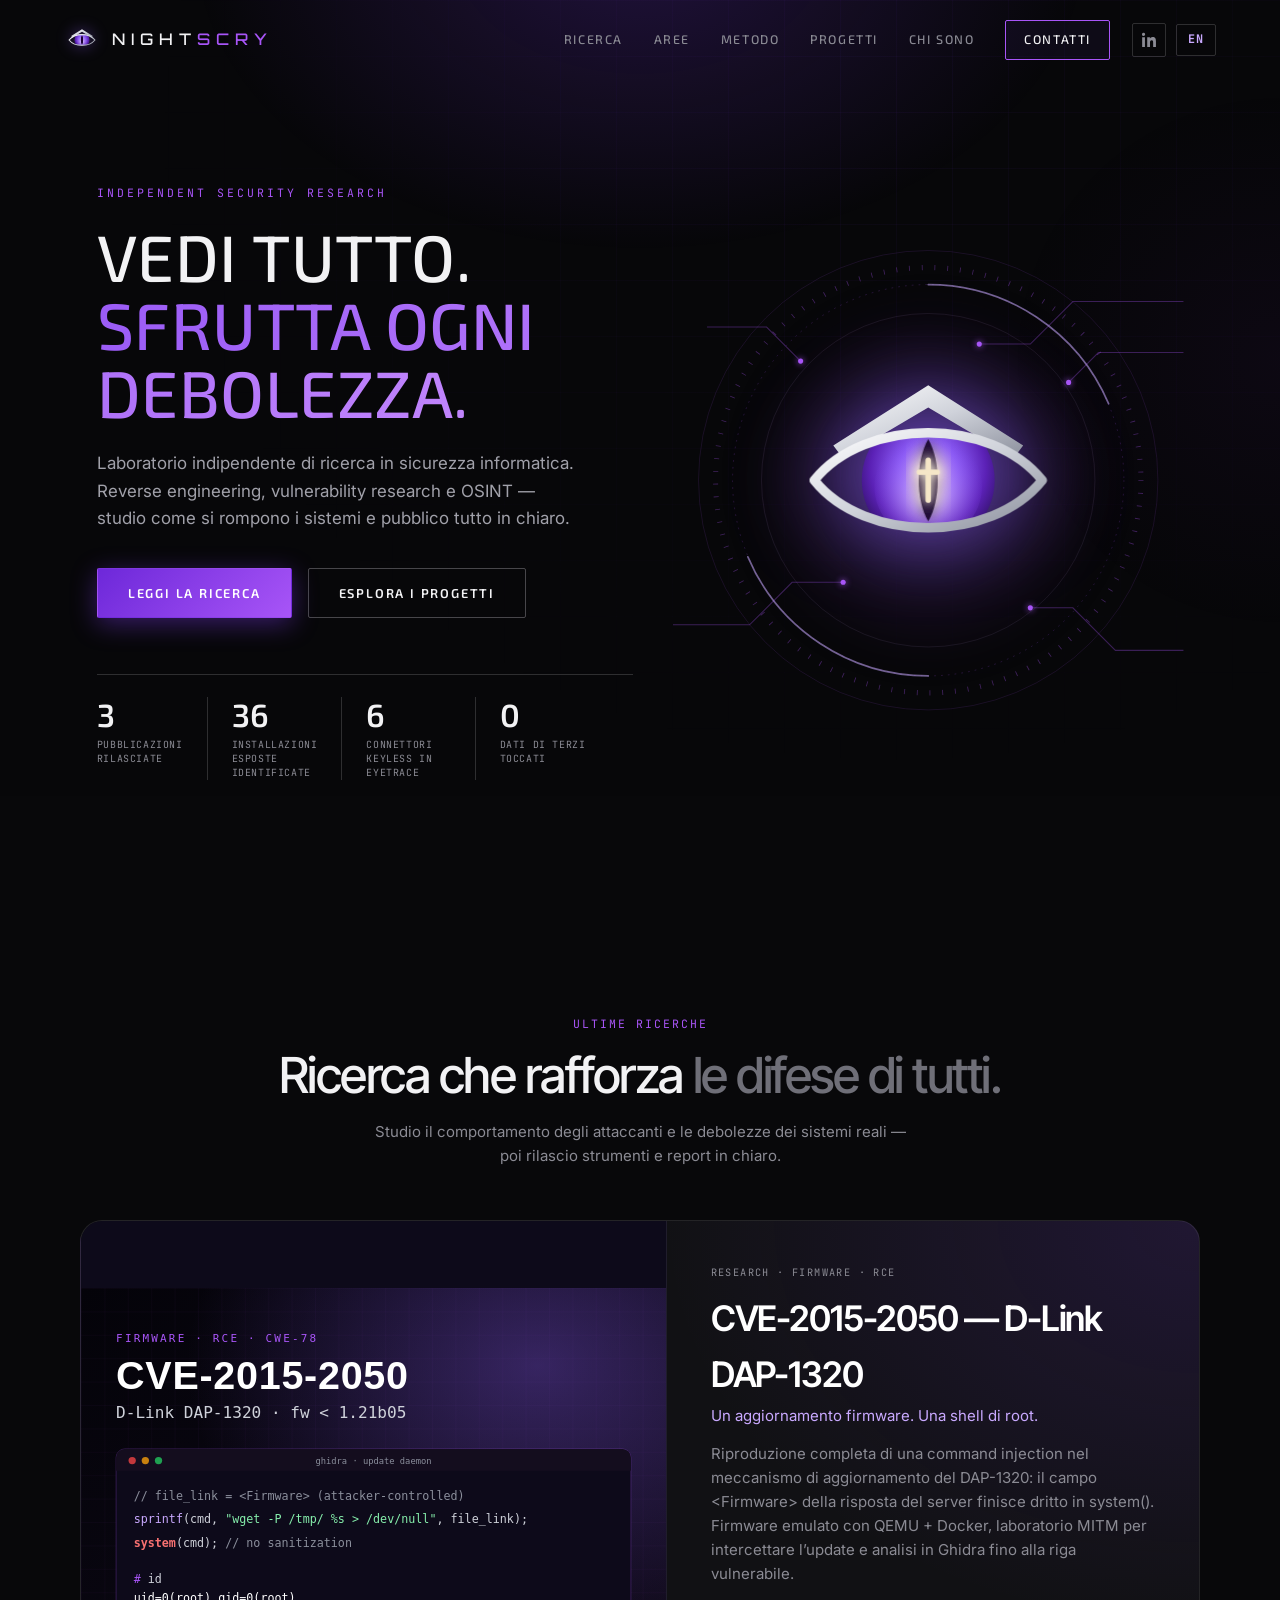
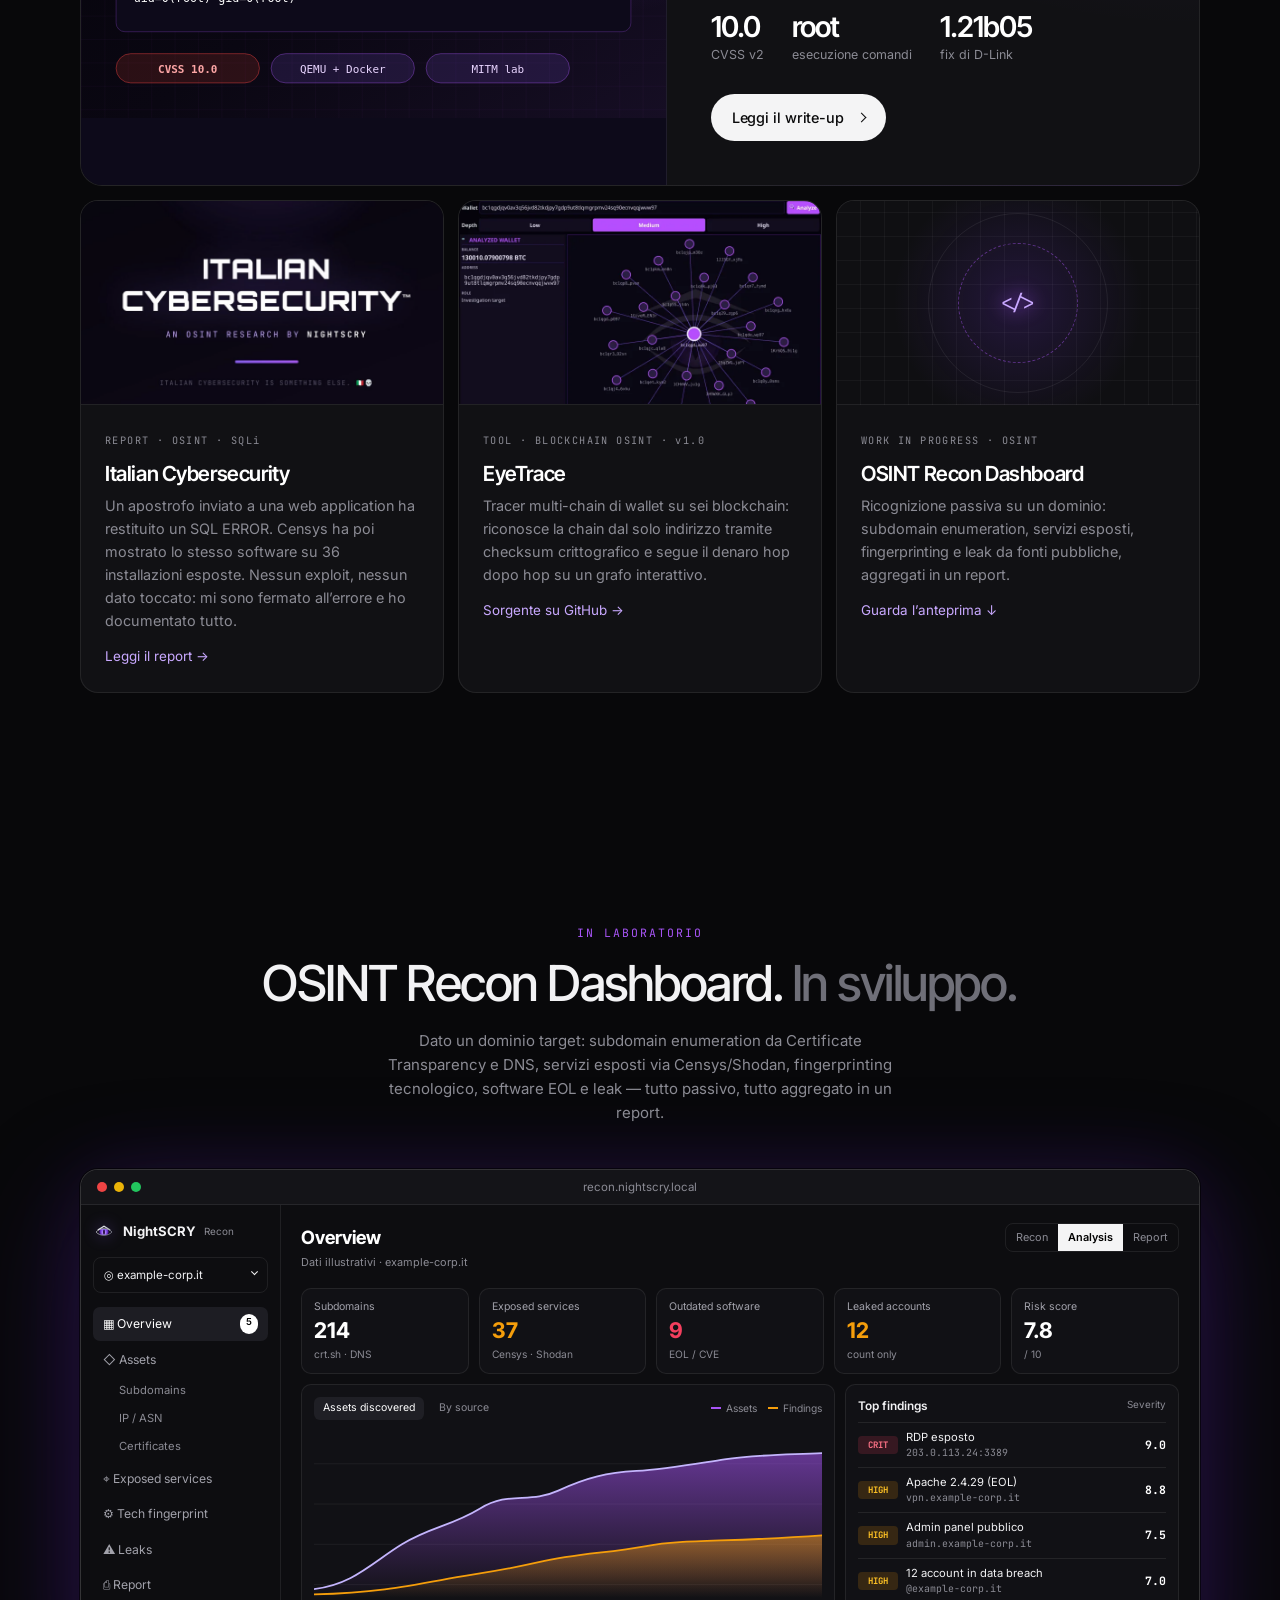
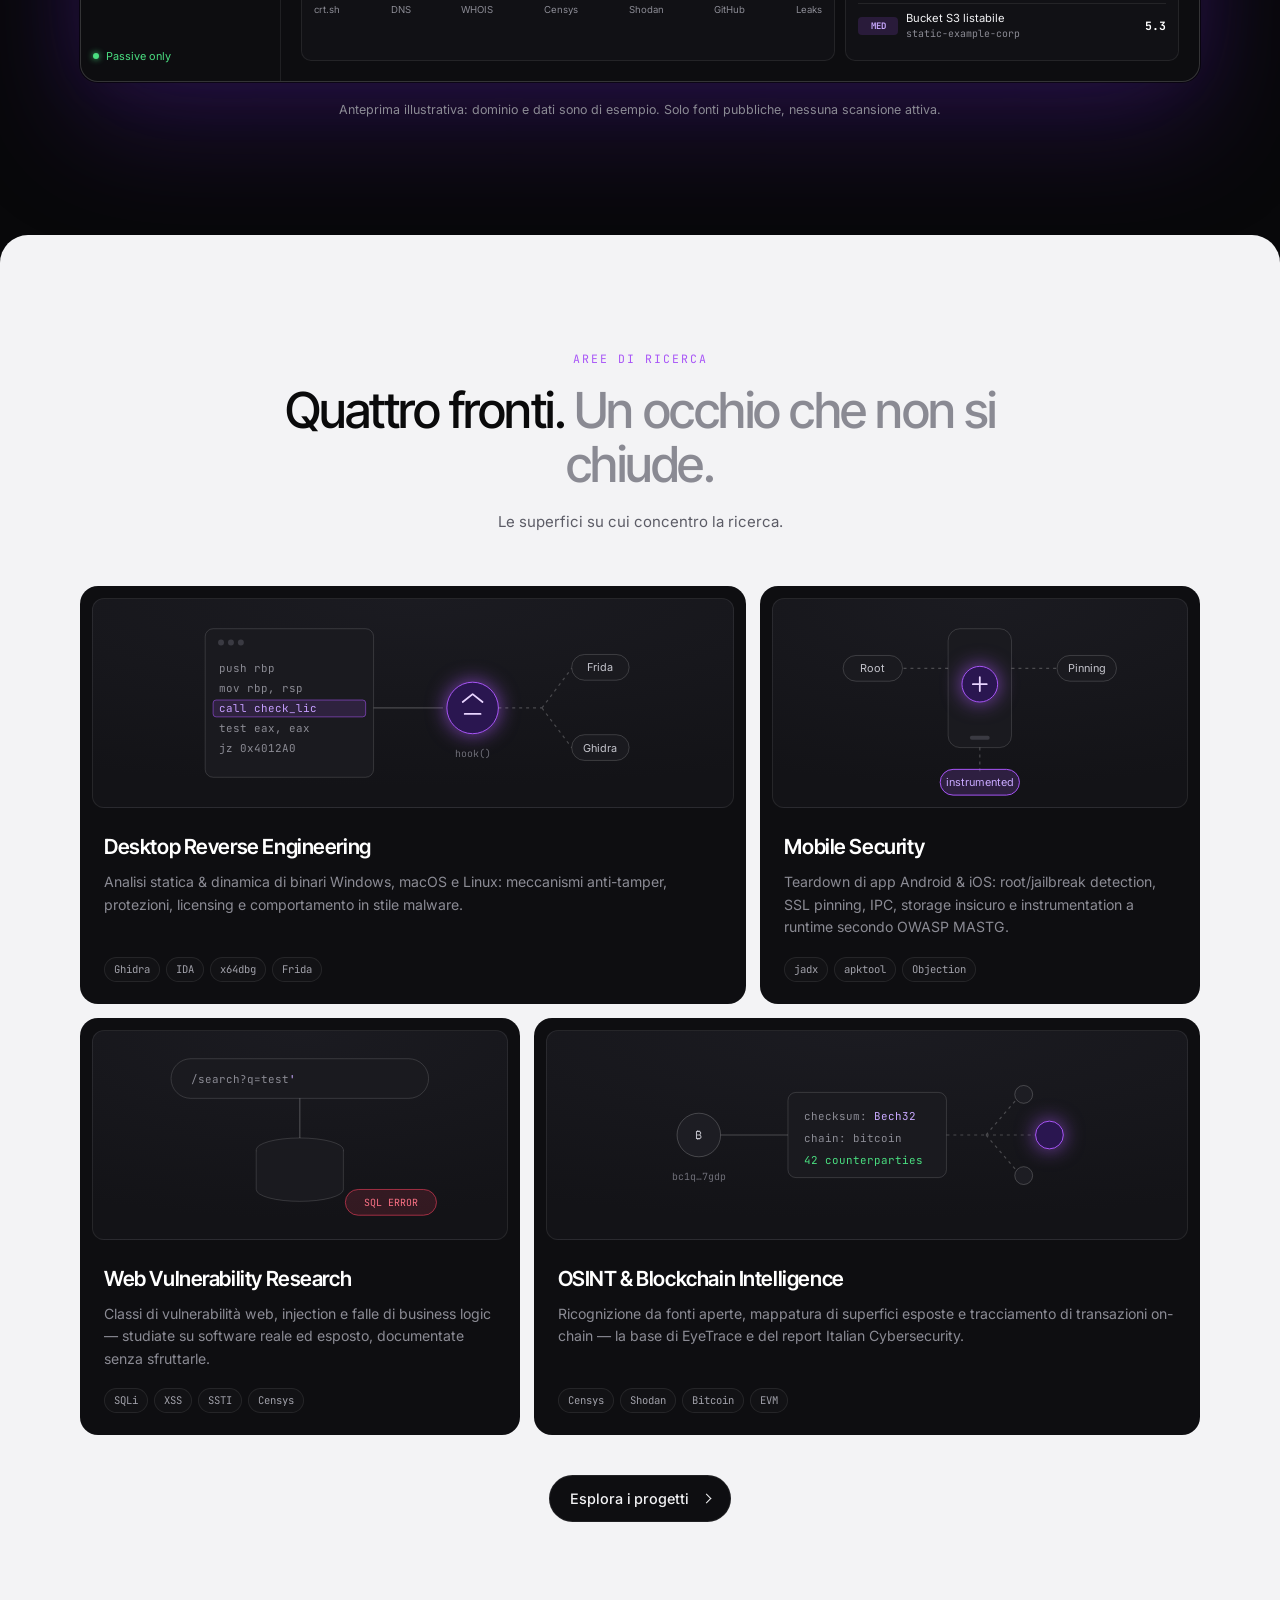
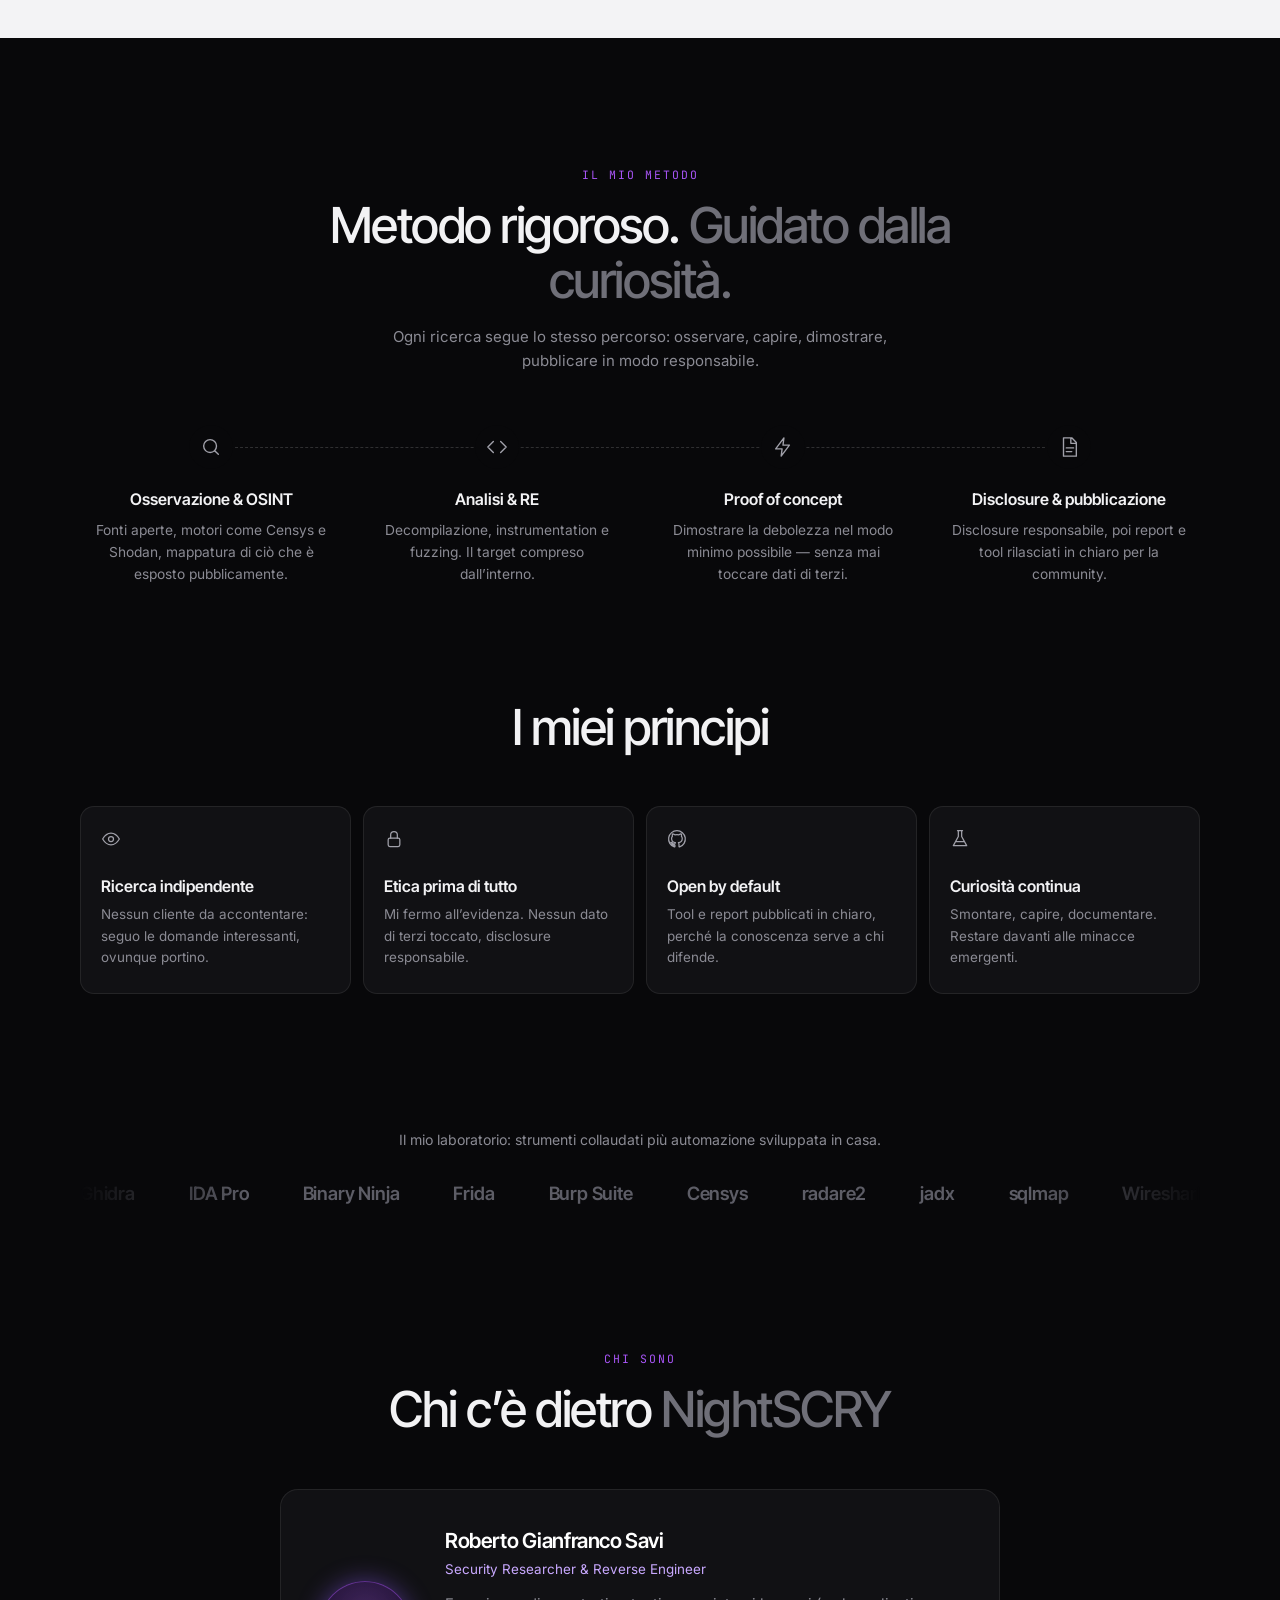
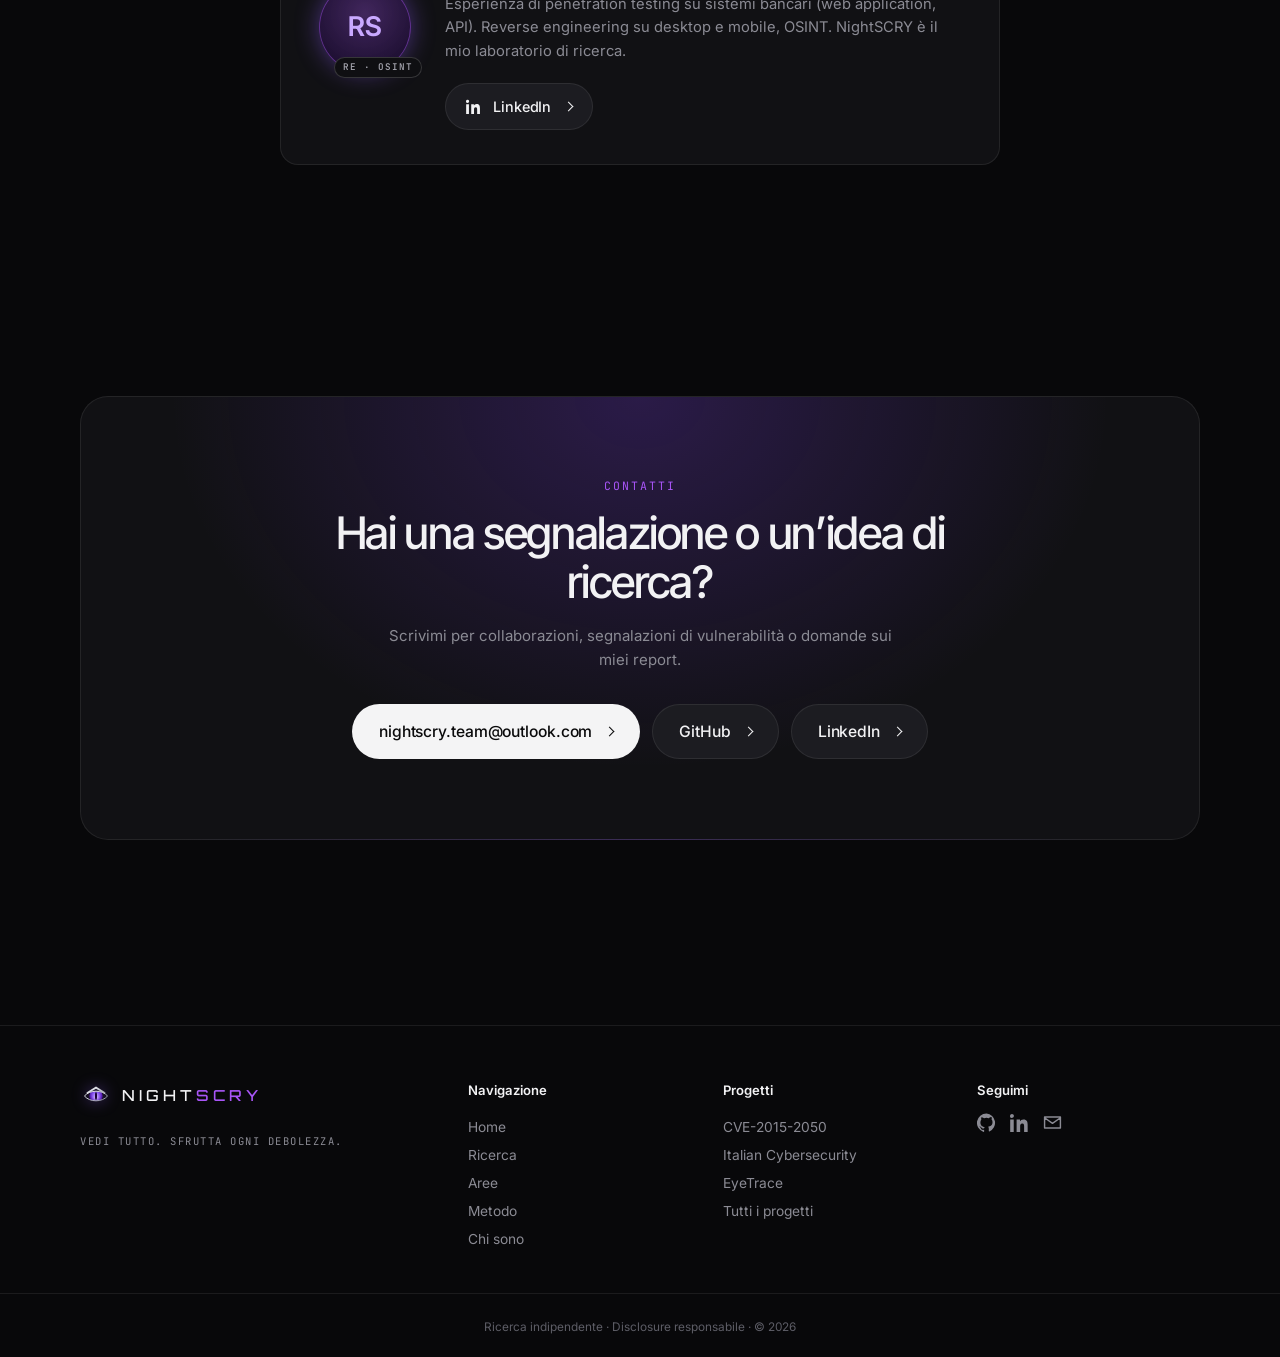
<file: index.html>
<!DOCTYPE html>
<html lang="it">
<head>
<meta charset="UTF-8" />
<meta name="viewport" content="width=device-width, initial-scale=1.0" />
<title data-i18n-title="title.index">NightSCRY — Vedi tutto. Sfrutta ogni debolezza.</title>
<meta name="description" data-i18n-content="meta.index" content="NightSCRY — ricerca indipendente in sicurezza informatica. Reverse engineering, vulnerability research e OSINT, pubblicati in chiaro." />
<link rel="icon" type="image/webp" href="logo.webp" />
<link rel="preconnect" href="https://fonts.googleapis.com" />
<link rel="preconnect" href="https://fonts.gstatic.com" crossorigin />
<link href="https://fonts.googleapis.com/css2?family=Exo+2:wght@400;500;600&family=Inter+Tight:wght@400;500;600;700&family=Inter:wght@400;500;600&family=JetBrains+Mono:wght@400;500;700&family=Orbitron:wght@500;700&display=swap" rel="stylesheet" />
<link rel="stylesheet" href="styles.css" />
</head>
<body>

<div class="bg-grid" aria-hidden="true"></div>
<div class="bg-glow" aria-hidden="true"></div>
<canvas id="matrix" aria-hidden="true"></canvas>

<!-- ░░ NAVBAR ░░ -->
<header class="nav" id="nav">
  <a class="brand" href="#top" aria-label="NightSCRY home">
    <span class="brand-mark" id="navLogo"></span>
    <span class="brand-text">NIGHT<span class="accent">SCRY</span></span>
  </a>
  <nav class="nav-links" aria-label="Primary">
    <a href="#research" data-i18n="nav.research">Ricerca</a>
    <a href="#areas" data-i18n="nav.areas">Aree</a>
    <a href="#method" data-i18n="nav.method">Metodo</a>
    <a href="portfolio.html" data-i18n="nav.projects">Progetti</a>
    <a href="#about" data-i18n="nav.about">Chi sono</a>
    <a href="#contact" class="nav-cta" data-i18n="nav.contact">Contatti</a>
  </nav>
  <a class="nav-social" href="https://www.linkedin.com/company/nightscry-team/" target="_blank" rel="noopener noreferrer" aria-label="NightSCRY su LinkedIn">
    <svg viewBox="0 0 24 24" aria-hidden="true"><path d="M4.98 3.5A2.5 2.5 0 1 1 0 3.5a2.5 2.5 0 0 1 4.98 0zM.24 8.25h4.47V24H.24V8.25zM8.34 8.25h4.29v2.15h.06c.6-1.13 2.06-2.32 4.24-2.32 4.53 0 5.37 2.98 5.37 6.86V24h-4.47v-6.98c0-1.66-.03-3.8-2.32-3.8-2.32 0-2.68 1.81-2.68 3.68V24H8.34V8.25z"/></svg>
  </a>
  <button class="lang-btn" id="langToggle" type="button" aria-label="Switch to English">EN</button>
  <button class="nav-toggle" id="navToggle" aria-label="Toggle menu" aria-expanded="false">
    <span></span><span></span><span></span>
  </button>
</header>

<main id="top">

  <!-- ░░ HERO ░░ -->
  <section class="hero">
    <div class="hero-copy">
      <span class="kicker" data-i18n="hero.kicker">Independent Security Research</span>
      <h1 class="hero-title" data-i18n="hero.h1">VEDI TUTTO.<br /><span class="accent">SFRUTTA OGNI DEBOLEZZA.</span></h1>
      <p class="hero-sub" data-i18n="hero.sub">Laboratorio indipendente di ricerca in sicurezza informatica. Reverse engineering, vulnerability research e OSINT — studio come si rompono i sistemi e pubblico tutto in chiaro.</p>
      <div class="hero-actions">
        <a href="#research" class="btn btn-primary" data-i18n="hero.cta1">Leggi la ricerca</a>
        <a href="portfolio.html" class="btn btn-ghost" data-i18n="hero.cta2">Esplora i progetti</a>
      </div>
      <ul class="hero-stats">
        <li><b data-count="3">0</b><span data-i18n="stat.pub">Pubblicazioni rilasciate</span></li>
        <li><b data-count="36">0</b><span data-i18n="stat.exposed">Installazioni esposte identificate</span></li>
        <li><b data-count="6">0</b><span data-i18n="stat.conn">Connettori keyless in EyeTrace</span></li>
        <li><b data-count="0">0</b><span data-i18n="stat.data">Dati di terzi toccati</span></li>
      </ul>
    </div>

    <div class="hero-visual" aria-hidden="true">
      <svg class="hud" viewBox="0 0 600 600">
        <g class="hud-traces">
          <path d="M600 90 H470 L420 140 H360" />
          <path d="M600 150 H500 L465 185" />
          <path d="M0 470 H90 L140 420 H200" />
          <path d="M600 500 H520 L470 450 H420" />
          <path d="M40 120 H110 L150 160" />
          <circle cx="360" cy="140" r="3" /><circle cx="465" cy="185" r="3" />
          <circle cx="200" cy="420" r="3" /><circle cx="420" cy="450" r="3" />
          <circle cx="150" cy="160" r="3" />
        </g>
        <circle class="hud-ring r1" cx="300" cy="300" r="270" />
        <circle class="hud-ring r2" cx="300" cy="300" r="230" />
        <circle class="hud-ring r3" cx="300" cy="300" r="196" />
        <g class="hud-spin">
          <path class="hud-arc" d="M300 70 A230 230 0 0 1 512 210" />
          <path class="hud-arc" d="M300 530 A230 230 0 0 1 88 390" />
        </g>
        <g class="hud-spin rev"><circle class="hud-ticks" cx="300" cy="300" r="250" /></g>
      </svg>
      <div class="hero-logo" id="heroLogo"></div>
    </div>
  </section>

  <!-- ░░ LATEST RESEARCH ░░ -->
  <section class="section" id="research">
    <div class="section-head">
      <span class="kicker" data-i18n="res.kicker">Ultime ricerche</span>
      <h2 data-i18n="res.h2">Ricerca che rafforza <span class="accent">le difese di tutti.</span></h2>
      <p data-i18n="res.p">Studio il comportamento degli attaccanti e le debolezze dei sistemi reali — poi rilascio strumenti e report in chiaro.</p>
    </div>

    <a class="feature" href="https://github.com/nightscry/CVE-2015-2050-DAP-1320" target="_blank" rel="noopener noreferrer">
      <div class="feature-shot"><img src="assets/cover-cve-2015-2050.svg" width="800" height="588" loading="lazy" decoding="async" alt="CVE-2015-2050 sul D-Link DAP-1320: la chiamata sprintf/system vulnerabile e una shell root." /></div>
      <div class="feature-body">
        <span class="res-tag" data-i18n="tag.cve">RESEARCH · FIRMWARE · RCE</span>
        <h3>CVE-2015-2050 — D-Link DAP-1320</h3>
        <p class="feature-line" data-i18n="cve.line">Un aggiornamento firmware. Una shell di root.</p>
        <p data-i18n="feat.cve">Riproduzione completa di una command injection nel meccanismo di aggiornamento del DAP-1320: il campo &lt;Firmware&gt; della risposta del server finisce dritto in system(). Firmware emulato con QEMU + Docker, laboratorio MITM per intercettare l’update e analisi in Ghidra fino alla riga vulnerabile.</p>
        <ul class="feature-facts">
          <li><b>10.0</b><span data-i18n="feat.c1">CVSS v2</span></li>
          <li><b>root</b><span data-i18n="feat.c2">esecuzione comandi</span></li>
          <li><b>1.21b05</b><span data-i18n="feat.c3">fix di D-Link</span></li>
        </ul>
        <span class="pill pill-light"><span data-i18n="res.wu">Leggi il write-up</span><i class="chev"></i></span>
      </div>
    </a>

    <div class="res-grid">
      <a class="res-card" href="pdf/Italian_Cybersecurity_-_Nightscry_OSINT_Report.pdf" target="_blank" rel="noopener noreferrer">
        <div class="res-shot"><img src="assets/cover-italian-cybersecurity.png" width="800" height="588" loading="lazy" decoding="async" alt="Copertina del report OSINT Italian Cybersecurity di NightSCRY." /></div>
        <div class="res-body">
          <span class="res-tag" data-i18n="tag.ita">REPORT · OSINT · SQLi</span>
          <h3>Italian Cybersecurity</h3>
          <p data-i18n="feat.ita">Un apostrofo inviato a una web application ha restituito un SQL ERROR. Censys ha poi mostrato lo stesso software su 36 installazioni esposte. Nessun exploit, nessun dato toccato: mi sono fermato all’errore e ho documentato tutto.</p>
          <span class="res-more"><span data-i18n="res.pdf">Leggi il report</span> →</span>
        </div>
      </a>
      <a class="res-card" href="https://github.com/nightscry/EyeTrace" target="_blank" rel="noopener noreferrer">
        <div class="res-shot"><img src="assets/eyetrace-graph.webp" width="800" height="588" loading="lazy" decoding="async" alt="EyeTrace: grafo force-directed delle controparti di un wallet Bitcoin." /></div>
        <div class="res-body">
          <span class="res-tag" data-i18n="tag.eye">TOOL · BLOCKCHAIN OSINT · v1.0</span>
          <h3>EyeTrace</h3>
          <p data-i18n="feat.eye">Tracer multi-chain di wallet su sei blockchain: riconosce la chain dal solo indirizzo tramite checksum crittografico e segue il denaro hop dopo hop su un grafo interattivo.</p>
          <span class="res-more"><span data-i18n="res.gh">Sorgente su GitHub</span> →</span>
        </div>
      </a>
      <a class="res-card res-soon" href="#lab">
        <div class="soon-ill" aria-hidden="true">
          <span class="soon-ring"></span><span class="soon-ring two"></span>
          <span class="soon-core">&lt;/&gt;</span>
        </div>
        <div class="res-body">
          <span class="res-tag" data-i18n="tag.soon">WORK IN PROGRESS · OSINT</span>
          <h3>OSINT Recon Dashboard</h3>
          <p data-i18n="soon.p">Ricognizione passiva su un dominio: subdomain enumeration, servizi esposti, fingerprinting e leak da fonti pubbliche, aggregati in un report.</p>
          <span class="res-more"><span data-i18n="soon.cta">Guarda l’anteprima</span> ↓</span>
        </div>
      </a>
    </div>
  </section>

  <!-- ░░ LAB: OSINT recon dashboard preview ░░ -->
  <section class="section lab" id="lab">
    <div class="section-head">
      <span class="kicker" data-i18n="lab.kicker">In laboratorio</span>
      <h2 data-i18n="lab.h2">OSINT Recon Dashboard. <span class="accent">In sviluppo.</span></h2>
      <p data-i18n="lab.p">Dato un dominio target: subdomain enumeration da Certificate Transparency e DNS, servizi esposti via Censys/Shodan, fingerprinting tecnologico, software EOL e leak — tutto passivo, tutto aggregato in un report.</p>
    </div>

    <div class="console" aria-label="Anteprima illustrativa della OSINT Recon Dashboard">
      <div class="console-bar"><span></span><span></span><span></span><em>recon.nightscry.local</em></div>
      <div class="console-body">
        <aside class="c-side">
          <div class="c-brand"><span class="brand-mark xs" id="consoleLogo"></span><b>NightSCRY</b><small>Recon</small></div>
          <div class="c-scope">◎ example-corp.it <i class="chev down"></i></div>
          <ul class="c-nav">
            <li class="on">▦ Overview <span>5</span></li>
            <li>◇ Assets</li>
            <li class="sub">Subdomains</li>
            <li class="sub">IP / ASN</li>
            <li class="sub">Certificates</li>
            <li>⌖ Exposed services</li>
            <li>⚙ Tech fingerprint</li>
            <li>⚠ Leaks</li>
            <li>⎙ Report</li>
          </ul>
          <div class="c-status"><span class="dot"></span> Passive only</div>
        </aside>
        <div class="c-main">
          <div class="c-head">
            <div><b>Overview</b><small data-i18n="console.sub">Dati illustrativi · example-corp.it</small></div>
            <div class="c-tabs"><span>Recon</span><span class="on">Analysis</span><span>Report</span></div>
          </div>
          <div class="c-tiles">
            <div><small>Subdomains</small><b>214</b><em>crt.sh · DNS</em></div>
            <div><small>Exposed services</small><b class="high">37</b><em>Censys · Shodan</em></div>
            <div><small>Outdated software</small><b class="crit">9</b><em>EOL / CVE</em></div>
            <div><small>Leaked accounts</small><b class="high">12</b><em>count only</em></div>
            <div><small>Risk score</small><b>7.8</b><em>/ 10</em></div>
          </div>
          <div class="c-grid">
            <div class="c-chart">
              <div class="c-chart-head"><span class="on">Assets discovered</span><span>By source</span><em><i class="lg a"></i>Assets <i class="lg b"></i>Findings</em></div>
              <svg viewBox="0 0 520 190" preserveAspectRatio="none">
                <defs>
                  <linearGradient id="cg" x1="0" y1="0" x2="0" y2="1"><stop offset="0" stop-color="#a855f7" stop-opacity=".55"/><stop offset="1" stop-color="#a855f7" stop-opacity="0"/></linearGradient>
                  <linearGradient id="cg2" x1="0" y1="0" x2="0" y2="1"><stop offset="0" stop-color="#f59e0b" stop-opacity=".5"/><stop offset="1" stop-color="#f59e0b" stop-opacity="0"/></linearGradient>
                </defs>
                <g class="c-gridlines"><path d="M0 40H520M0 85H520M0 130H520M0 175H520"/></g>
                <path d="M0 180 C40 175 60 150 90 130 S140 110 170 90 S220 85 250 70 S300 50 330 48 S390 40 420 35 S480 30 520 28 V190 H0Z" fill="url(#cg)"/>
                <path class="c-line" d="M0 180 C40 175 60 150 90 130 S140 110 170 90 S220 85 250 70 S300 50 330 48 S390 40 420 35 S480 30 520 28"/>
                <path d="M0 186 C60 184 90 178 130 170 S190 160 230 150 S300 140 340 132 S420 128 520 120 V190 H0Z" fill="url(#cg2)"/>
                <path class="c-line amber" d="M0 186 C60 184 90 178 130 170 S190 160 230 150 S300 140 340 132 S420 128 520 120"/>
              </svg>
              <div class="c-axis"><span>crt.sh</span><span>DNS</span><span>WHOIS</span><span>Censys</span><span>Shodan</span><span>GitHub</span><span>Leaks</span></div>
            </div>
            <div class="c-list">
              <div class="c-list-head">Top findings <small>Severity</small></div>
              <ul>
                <li><span class="sev crit">CRIT</span><p>RDP esposto<br /><code>203.0.113.24:3389</code></p><b>9.0</b></li>
                <li><span class="sev high">HIGH</span><p>Apache 2.4.29 (EOL)<br /><code>vpn.example-corp.it</code></p><b>8.8</b></li>
                <li><span class="sev high">HIGH</span><p>Admin panel pubblico<br /><code>admin.example-corp.it</code></p><b>7.5</b></li>
                <li><span class="sev high">HIGH</span><p>12 account in data breach<br /><code>@example-corp.it</code></p><b>7.0</b></li>
                <li><span class="sev med">MED</span><p>Bucket S3 listabile<br /><code>static-example-corp</code></p><b>5.3</b></li>
              </ul>
            </div>
          </div>
        </div>
      </div>
    </div>
    <p class="console-cap" data-i18n="console.cap">Anteprima illustrativa: dominio e dati sono di esempio. Solo fonti pubbliche, nessuna scansione attiva.</p>
  </section>

  <!-- ░░ RESEARCH AREAS (light band, bento) ░░ -->
  <div class="band-light">
    <section class="section" id="areas">
      <div class="section-head">
        <span class="kicker" data-i18n="areas.kicker">Aree di ricerca</span>
        <h2 data-i18n="areas.h2">Quattro fronti. <span class="accent">Un occhio che non si chiude.</span></h2>
        <p data-i18n="areas.p">Le superfici su cui concentro la ricerca.</p>
      </div>
      <div class="bento">
        <article class="bcard b-wide">
          <div class="ill">
            <svg viewBox="0 0 460 210">
              <rect class="i-box" x="20" y="30" width="170" height="150" rx="8"/>
              <circle class="i-dim" cx="36" cy="44" r="3"/><circle class="i-dim" cx="46" cy="44" r="3"/><circle class="i-dim" cx="56" cy="44" r="3"/>
              <text class="i-mono" x="34" y="74">push  rbp</text>
              <text class="i-mono" x="34" y="94">mov   rbp, rsp</text>
              <text class="i-mono hi" x="34" y="114">call  check_lic</text>
              <text class="i-mono" x="34" y="134">test  eax, eax</text>
              <text class="i-mono" x="34" y="154">jz    0x4012A0</text>
              <rect class="i-hl" x="28" y="102" width="154" height="17" rx="3"/>
              <path class="i-wire" d="M190 110 H260"/>
              <circle class="i-node hot" cx="290" cy="110" r="26"/>
              <path class="i-glyph" d="M280 104 l10 -8 l10 8 M282 116 h16"/>
              <path class="i-wire dash" d="M316 110 H360 M360 110 L390 70 M360 110 L390 150"/>
              <rect class="i-chip" x="390" y="56" width="58" height="26" rx="13"/><text class="i-lbl" x="419" y="73">Frida</text>
              <rect class="i-chip" x="390" y="137" width="58" height="26" rx="13"/><text class="i-lbl" x="419" y="154">Ghidra</text>
              <text class="i-tag" x="290" y="160">hook()</text>
            </svg>
          </div>
          <h3 data-i18n="area.c1.h">Desktop Reverse Engineering</h3>
          <p data-i18n="area.c1.p">Analisi statica &amp; dinamica di binari Windows, macOS e Linux: meccanismi anti-tamper, protezioni, licensing e comportamento in stile malware.</p>
          <div class="bfoot"><ul class="tags"><li>Ghidra</li><li>IDA</li><li>x64dbg</li><li>Frida</li></ul></div>
        </article>

        <article class="bcard">
          <div class="ill">
            <svg viewBox="0 0 300 210">
              <rect class="i-box" x="118" y="30" width="64" height="120" rx="12"/>
              <rect class="i-dim-rect" x="140" y="138" width="20" height="4" rx="2"/>
              <circle class="i-node hot" cx="150" cy="86" r="18"/>
              <path class="i-glyph" d="M143 86 h14 M150 79 v14"/>
              <path class="i-wire dash" d="M118 70 H70 M182 70 H230 M150 150 V176"/>
              <rect class="i-chip" x="12" y="57" width="60" height="26" rx="13"/><text class="i-lbl" x="42" y="74">Root</text>
              <rect class="i-chip" x="228" y="57" width="60" height="26" rx="13"/><text class="i-lbl" x="258" y="74">Pinning</text>
              <rect class="i-chip on" x="110" y="172" width="80" height="26" rx="13"/><text class="i-lbl on" x="150" y="189">instrumented</text>
            </svg>
          </div>
          <h3 data-i18n="area.c2.h">Mobile Security</h3>
          <p data-i18n="area.c2.p">Teardown di app Android &amp; iOS: root/jailbreak detection, SSL pinning, IPC, storage insicuro e instrumentation a runtime secondo OWASP MASTG.</p>
          <div class="bfoot"><ul class="tags"><li>jadx</li><li>apktool</li><li>Objection</li></ul></div>
        </article>

        <article class="bcard">
          <div class="ill">
            <svg viewBox="0 0 300 210">
              <rect class="i-box" x="20" y="28" width="260" height="40" rx="20"/>
              <text class="i-mono" x="40" y="53">/search?q=test<tspan class="hi">'</tspan></text>
              <path class="i-wire" d="M150 68 V108"/>
              <ellipse class="i-box" cx="150" cy="120" rx="44" ry="12"/>
              <path class="i-box" d="M106 120 V160 A44 12 0 0 0 194 160 V120"/>
              <rect class="i-chip warn" x="196" y="160" width="92" height="26" rx="13"/><text class="i-lbl warn" x="242" y="177">SQL ERROR</text>
            </svg>
          </div>
          <h3 data-i18n="area.c3.h">Web Vulnerability Research</h3>
          <p data-i18n="area.c3.p">Classi di vulnerabilità web, injection e falle di business logic — studiate su software reale ed esposto, documentate senza sfruttarle.</p>
          <div class="bfoot"><ul class="tags"><li>SQLi</li><li>XSS</li><li>SSTI</li><li>Censys</li></ul></div>
        </article>

        <article class="bcard b-wide">
          <div class="ill">
            <svg viewBox="0 0 460 210">
              <circle class="i-node" cx="60" cy="105" r="22"/><text class="i-lbl" x="60" y="109">₿</text>
              <text class="i-tag" x="60" y="150">bc1q…7gdp</text>
              <path class="i-wire" d="M82 105 H150"/>
              <rect class="i-box" x="150" y="62" width="160" height="86" rx="8"/>
              <text class="i-mono" x="166" y="90">checksum: <tspan class="hi">Bech32</tspan></text>
              <text class="i-mono" x="166" y="112">chain: bitcoin</text>
              <text class="i-mono ok" x="166" y="134">42 counterparties</text>
              <path class="i-wire dash" d="M310 105 H350 M350 105 L380 70 M350 105 L380 140 M350 105 H400"/>
              <circle class="i-node" cx="388" cy="64" r="9"/><circle class="i-node hot" cx="414" cy="105" r="14"/><circle class="i-node" cx="388" cy="146" r="9"/>
            </svg>
          </div>
          <h3 data-i18n="area.c4.h">OSINT &amp; Blockchain Intelligence</h3>
          <p data-i18n="area.c4.p">Ricognizione da fonti aperte, mappatura di superfici esposte e tracciamento di transazioni on-chain — la base di EyeTrace e del report Italian Cybersecurity.</p>
          <div class="bfoot"><ul class="tags"><li>Censys</li><li>Shodan</li><li>Bitcoin</li><li>EVM</li></ul></div>
        </article>
      </div>
      <div class="center-cta"><a href="portfolio.html" class="pill pill-dark"><span data-i18n="hero.cta2">Esplora i progetti</span><i class="chev"></i></a></div>
    </section>
  </div>

  <!-- ░░ METHOD ░░ -->
  <section class="section" id="method">
    <div class="section-head">
      <span class="kicker" data-i18n="met.kicker">Il mio metodo</span>
      <h2 data-i18n="met.h2">Metodo rigoroso. <span class="accent">Guidato dalla curiosità.</span></h2>
      <p data-i18n="met.p">Ogni ricerca segue lo stesso percorso: osservare, capire, dimostrare, pubblicare in modo responsabile.</p>
    </div>
    <ol class="timeline">
      <li>
        <span class="tl-ico"><svg viewBox="0 0 24 24"><circle cx="11" cy="11" r="7"/><path d="m20 20-4-4"/></svg></span>
        <h3 data-i18n="met.s1.h">Osservazione &amp; OSINT</h3>
        <p data-i18n="met.s1.p">Fonti aperte, motori come Censys e Shodan, mappatura di ciò che è esposto pubblicamente.</p>
      </li>
      <li>
        <span class="tl-ico"><svg viewBox="0 0 24 24"><path d="m8 6-6 6 6 6 M16 6l6 6-6 6"/></svg></span>
        <h3 data-i18n="met.s2.h">Analisi &amp; RE</h3>
        <p data-i18n="met.s2.p">Decompilazione, instrumentation e fuzzing. Il target compreso dall’interno.</p>
      </li>
      <li>
        <span class="tl-ico"><svg viewBox="0 0 24 24"><path d="M13 2 4 14h7l-1 8 9-12h-7z"/></svg></span>
        <h3 data-i18n="met.s3.h">Proof of concept</h3>
        <p data-i18n="met.s3.p">Dimostrare la debolezza nel modo minimo possibile — senza mai toccare dati di terzi.</p>
      </li>
      <li>
        <span class="tl-ico"><svg viewBox="0 0 24 24"><path d="M6 2h9l5 5v15H6z M14 2v6h6 M9 13h8 M9 17h6"/></svg></span>
        <h3 data-i18n="met.s4.h">Disclosure &amp; pubblicazione</h3>
        <p data-i18n="met.s4.p">Disclosure responsabile, poi report e tool rilasciati in chiaro per la community.</p>
      </li>
    </ol>
  </section>

  <!-- ░░ PRINCIPLES ░░ -->
  <section class="section" id="why">
    <div class="section-head">
      <h2 data-i18n="why.h2">I miei principi</h2>
    </div>
    <div class="why-grid">
      <article class="why-item">
        <span class="why-ico"><svg viewBox="0 0 24 24"><circle cx="12" cy="12" r="3"/><path d="M2 12s4-7 10-7 10 7 10 7-4 7-10 7S2 12 2 12z"/></svg></span>
        <h3 data-i18n="why.1.h">Ricerca indipendente</h3><p data-i18n="why.1.p">Nessun cliente da accontentare: seguo le domande interessanti, ovunque portino.</p>
      </article>
      <article class="why-item">
        <span class="why-ico"><svg viewBox="0 0 24 24"><rect x="5" y="11" width="14" height="10" rx="2"/><path d="M8 11V7a4 4 0 0 1 8 0v4"/></svg></span>
        <h3 data-i18n="why.2.h">Etica prima di tutto</h3><p data-i18n="why.2.p">Mi fermo all’evidenza. Nessun dato di terzi toccato, disclosure responsabile.</p>
      </article>
      <article class="why-item">
        <span class="why-ico"><svg viewBox="0 0 24 24"><path d="M12 2a10 10 0 0 0-3.2 19.5c.5.1.7-.2.7-.5v-1.7c-2.8.6-3.4-1.3-3.4-1.3-.5-1.2-1.1-1.5-1.1-1.5-.9-.6.1-.6.1-.6 1 .1 1.5 1 1.5 1 .9 1.5 2.3 1.1 2.9.8.1-.6.3-1.1.6-1.3-2.2-.3-4.6-1.1-4.6-5 0-1.1.4-2 1-2.7-.1-.3-.4-1.3.1-2.7 0 0 .8-.3 2.8 1a9.6 9.6 0 0 1 5 0c1.9-1.3 2.8-1 2.8-1 .5 1.4.2 2.4.1 2.7.6.7 1 1.6 1 2.7 0 3.9-2.3 4.7-4.6 5 .4.3.7.9.7 1.9V21c0 .3.2.6.7.5A10 10 0 0 0 12 2z"/></svg></span>
        <h3 data-i18n="why.3.h">Open by default</h3><p data-i18n="why.3.p">Tool e report pubblicati in chiaro, perché la conoscenza serve a chi difende.</p>
      </article>
      <article class="why-item">
        <span class="why-ico"><svg viewBox="0 0 24 24"><path d="M9 2h6 M10 2v7L4 20h16L14 9V2 M7 15h10"/></svg></span>
        <h3 data-i18n="why.4.h">Curiosità continua</h3><p data-i18n="why.4.p">Smontare, capire, documentare. Restare davanti alle minacce emergenti.</p>
      </article>
    </div>
  </section>

  <!-- ░░ TOOLBOX ░░ -->
  <section class="section stack" id="arsenal">
    <p class="stack-head" data-i18n="ars.p">Il mio laboratorio: strumenti collaudati più automazione sviluppata in casa.</p>
    <div class="marquee" aria-hidden="true">
      <div class="marquee-track">
        <span>Ghidra</span><span>IDA Pro</span><span>Binary Ninja</span><span>Frida</span><span>Burp Suite</span><span>Censys</span><span>radare2</span><span>jadx</span><span>sqlmap</span><span>Wireshark</span><span>AFL++</span><span>Semgrep</span>
        <span>Ghidra</span><span>IDA Pro</span><span>Binary Ninja</span><span>Frida</span><span>Burp Suite</span><span>Censys</span><span>radare2</span><span>jadx</span><span>sqlmap</span><span>Wireshark</span><span>AFL++</span><span>Semgrep</span>
      </div>
    </div>
  </section>

  <!-- ░░ ABOUT ░░ -->
  <section class="section" id="about">
    <div class="section-head">
      <span class="kicker" data-i18n="about.kicker">Chi sono</span>
      <h2 data-i18n="about.h2">Chi c’è dietro <span class="accent">NightSCRY</span></h2>
    </div>
    <div class="about-wrap">
      <article class="op about-card">
        <div class="op-avatar" data-tag="RE · OSINT">RS</div>
        <div class="about-body">
          <h3>Roberto Gianfranco Savi</h3>
          <span class="op-role" data-i18n="about.role">Security Researcher &amp; Reverse Engineer</span>
          <p data-i18n="about.bio">Esperienza di penetration testing su sistemi bancari (web application, API). Reverse engineering su desktop e mobile, OSINT. NightSCRY è il mio laboratorio di ricerca.</p>
          <a class="pill pill-dark" href="https://www.linkedin.com/in/roberto-g-savi-965b9a2a2/" target="_blank" rel="noopener noreferrer" aria-label="Roberto Savi su LinkedIn">
            <svg class="pill-ico" viewBox="0 0 24 24" aria-hidden="true"><path d="M4.98 3.5A2.5 2.5 0 1 1 0 3.5a2.5 2.5 0 0 1 4.98 0zM.24 8.25h4.47V24H.24V8.25zM8.34 8.25h4.29v2.15h.06c.6-1.13 2.06-2.32 4.24-2.32 4.53 0 5.37 2.98 5.37 6.86V24h-4.47v-6.98c0-1.66-.03-3.8-2.32-3.8-2.32 0-2.68 1.81-2.68 3.68V24H8.34V8.25z"/></svg>
            <span>LinkedIn</span><i class="chev"></i>
          </a>
        </div>
      </article>
    </div>
  </section>

  <!-- ░░ CONTACT ░░ -->
  <section class="section contact" id="contact">
    <div class="contact-band">
      <span class="kicker" data-i18n="con.kicker">Contatti</span>
      <h2 data-i18n="con.h2">Hai una segnalazione o un’idea di ricerca?</h2>
      <p data-i18n="con.p">Scrivimi per collaborazioni, segnalazioni di vulnerabilità o domande sui miei report.</p>
      <div class="contact-actions">
        <a class="pill pill-light pill-lg" href="mailto:nightscry.team@outlook.com"><span>nightscry.team@outlook.com</span><i class="chev"></i></a>
        <a class="pill pill-dark pill-lg" href="https://github.com/nightscry" target="_blank" rel="noopener noreferrer"><span>GitHub</span><i class="chev"></i></a>
        <a class="pill pill-dark pill-lg" href="https://www.linkedin.com/company/nightscry-team/" target="_blank" rel="noopener noreferrer"><span>LinkedIn</span><i class="chev"></i></a>
      </div>
    </div>
  </section>
</main>

<!-- ░░ FOOTER ░░ -->
<footer class="footer">
  <div class="footer-top">
    <div class="footer-col footer-id">
      <div class="footer-brand">
        <span class="brand-mark sm" id="footLogo"></span>
        <span>NIGHT<span class="accent">SCRY</span></span>
      </div>
      <p class="footer-tag" data-i18n="footer.tag">VEDI&nbsp;TUTTO. SFRUTTA&nbsp;OGNI&nbsp;DEBOLEZZA.</p>
    </div>
    <div class="footer-col">
      <h4 data-i18n="foot.nav">Navigazione</h4>
      <a href="#top">Home</a>
      <a href="#research" data-i18n="nav.research">Ricerca</a>
      <a href="#areas" data-i18n="nav.areas">Aree</a>
      <a href="#method" data-i18n="nav.method">Metodo</a>
      <a href="#about" data-i18n="nav.about">Chi sono</a>
    </div>
    <div class="footer-col">
      <h4 data-i18n="nav.projects">Progetti</h4>
      <a href="https://github.com/nightscry/CVE-2015-2050-DAP-1320" target="_blank" rel="noopener noreferrer">CVE-2015-2050</a>
      <a href="pdf/Italian_Cybersecurity_-_Nightscry_OSINT_Report.pdf" target="_blank" rel="noopener noreferrer">Italian Cybersecurity</a>
      <a href="https://github.com/nightscry/EyeTrace" target="_blank" rel="noopener noreferrer">EyeTrace</a>
      <a href="portfolio.html" data-i18n="res.all">Tutti i progetti</a>
    </div>
    <div class="footer-col">
      <h4 data-i18n="foot.follow">Seguimi</h4>
      <div class="footer-social">
        <a href="https://github.com/nightscry" target="_blank" rel="noopener noreferrer" aria-label="GitHub">
          <svg viewBox="0 0 24 24" aria-hidden="true"><path d="M12 .5a12 12 0 0 0-3.8 23.4c.6.1.8-.3.8-.6v-2.1c-3.3.7-4-1.6-4-1.6-.6-1.4-1.4-1.8-1.4-1.8-1.1-.7.1-.7.1-.7 1.2.1 1.8 1.2 1.8 1.2 1.1 1.8 2.8 1.3 3.5 1 .1-.8.4-1.3.8-1.6-2.7-.3-5.5-1.3-5.5-6 0-1.3.5-2.4 1.2-3.2-.1-.3-.5-1.5.1-3.2 0 0 1-.3 3.3 1.2a11.5 11.5 0 0 1 6 0C17.3 4.6 18.3 5 18.3 5c.7 1.7.2 2.9.1 3.2.8.8 1.2 1.9 1.2 3.2 0 4.6-2.8 5.6-5.5 5.9.4.4.8 1.1.8 2.2v3.3c0 .3.2.7.8.6A12 12 0 0 0 12 .5z"/></svg>
        </a>
        <a href="https://www.linkedin.com/company/nightscry-team/" target="_blank" rel="noopener noreferrer" aria-label="LinkedIn">
          <svg viewBox="0 0 24 24" aria-hidden="true"><path d="M4.98 3.5A2.5 2.5 0 1 1 0 3.5a2.5 2.5 0 0 1 4.98 0zM.24 8.25h4.47V24H.24V8.25zM8.34 8.25h4.29v2.15h.06c.6-1.13 2.06-2.32 4.24-2.32 4.53 0 5.37 2.98 5.37 6.86V24h-4.47v-6.98c0-1.66-.03-3.8-2.32-3.8-2.32 0-2.68 1.81-2.68 3.68V24H8.34V8.25z"/></svg>
        </a>
        <a href="mailto:nightscry.team@outlook.com" aria-label="Email">
          <svg viewBox="0 0 24 24" aria-hidden="true"><path d="M2 5h20v14H2z M2 6l10 7 10-7" fill="none" stroke="currentColor" stroke-width="1.8" stroke-linejoin="round"/></svg>
        </a>
      </div>
    </div>
  </div>
  <div class="footer-bottom">
    <p class="footer-fine"><span data-i18n="footer.fine">Ricerca indipendente · Disclosure responsabile · © </span><span id="yr"></span></p>
  </div>
</footer>

<script src="logo.js"></script>
<script src="script.js"></script>
<script src="i18n.js"></script>
</body>
</html>
</file>
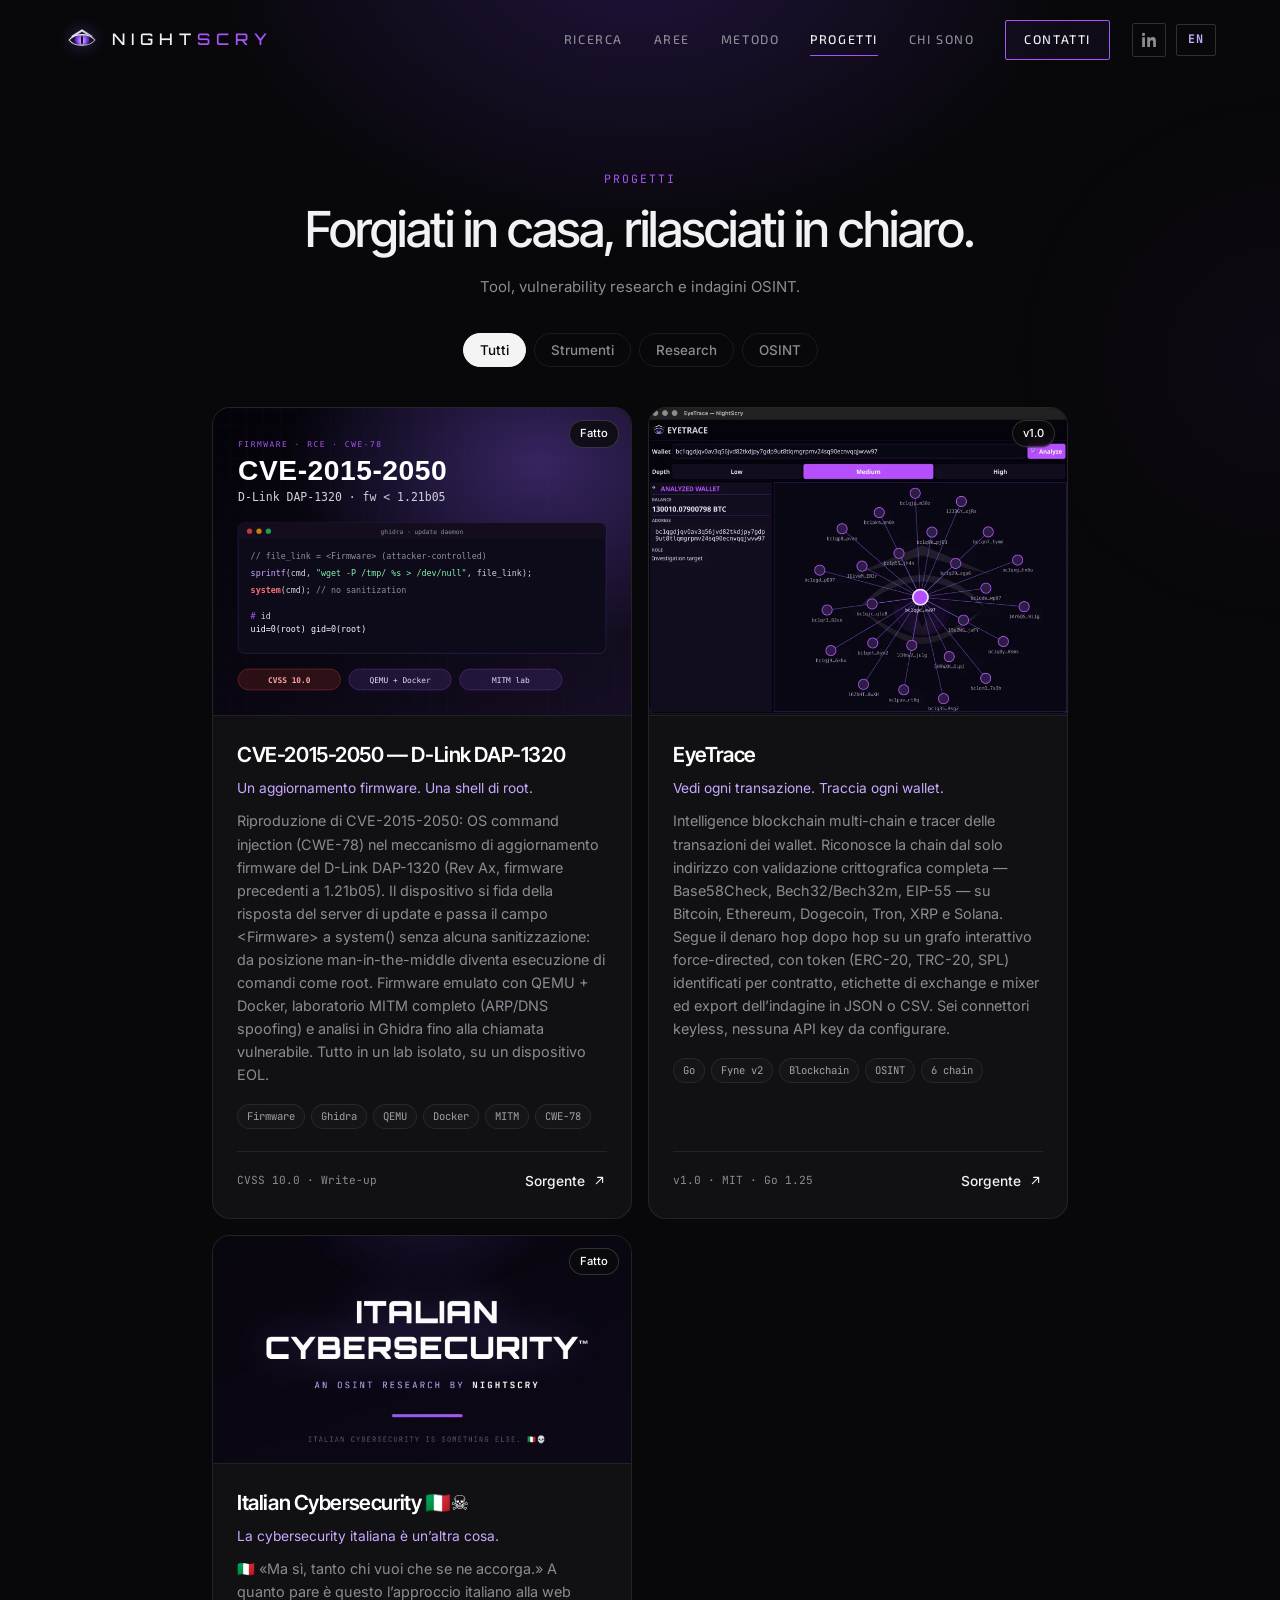
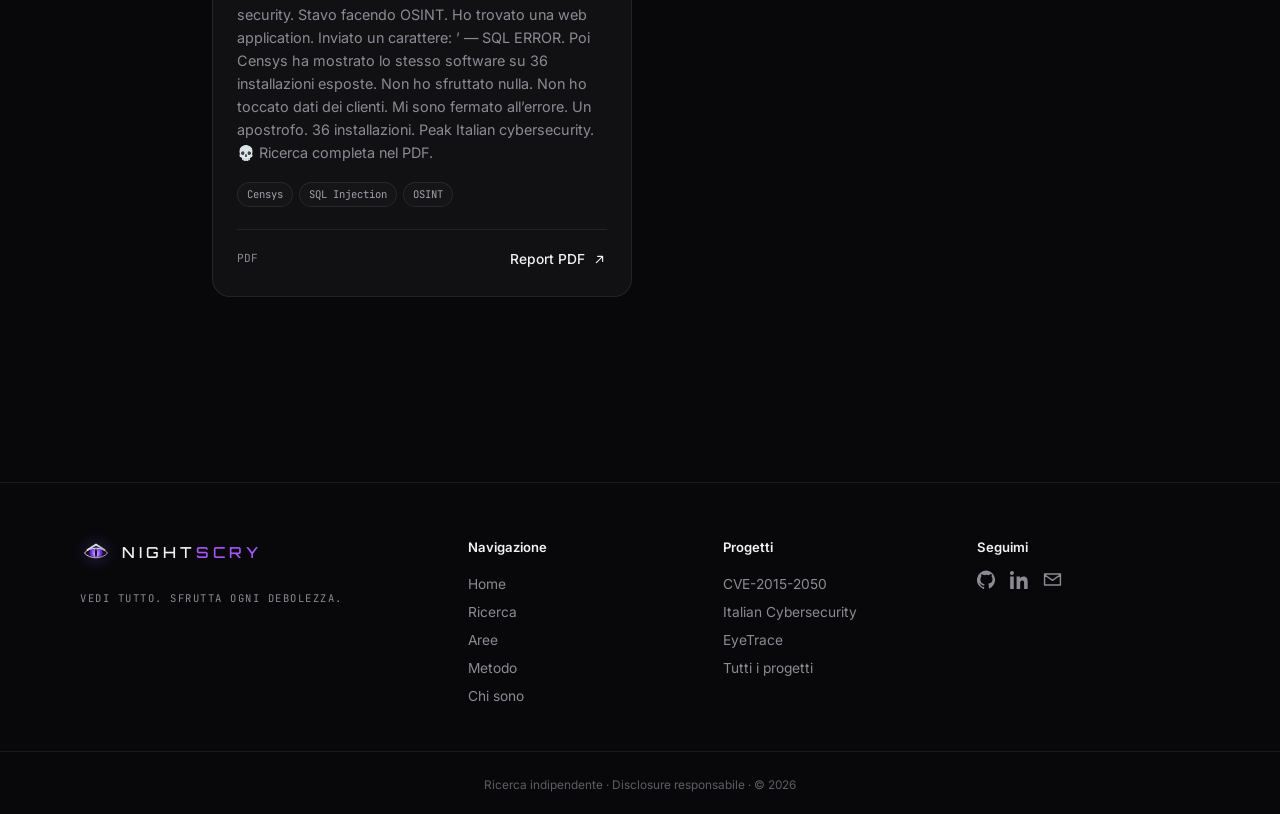
<file: portfolio.html>
<!DOCTYPE html>
<html lang="it">
<head>
<meta charset="UTF-8" />
<meta name="viewport" content="width=device-width, initial-scale=1.0" />
<title data-i18n-title="title.portfolio">Progetti — NightSCRY</title>
<meta name="description" data-i18n-content="meta.portfolio" content="Progetti NightSCRY — tool, vulnerability research e indagini OSINT, pubblicati in chiaro." />
<link rel="icon" type="image/webp" href="logo.webp" />
<link rel="preconnect" href="https://fonts.googleapis.com" />
<link rel="preconnect" href="https://fonts.gstatic.com" crossorigin />
<link href="https://fonts.googleapis.com/css2?family=Exo+2:wght@400;500;600&family=Inter+Tight:wght@400;500;600;700&family=Inter:wght@400;500;600&family=JetBrains+Mono:wght@400;500;700&family=Orbitron:wght@500;700&display=swap" rel="stylesheet" />
<link rel="stylesheet" href="styles.css" />
</head>
<body>

<!-- ░░ Animated background layers ░░ -->
<div class="bg-glow" aria-hidden="true"></div>

<!-- ░░ NAVBAR ░░ -->
<header class="nav" id="nav">
  <a class="brand" href="index.html" aria-label="NightSCRY home">
    <span class="brand-mark" id="navLogo"></span>
    <span class="brand-text">NIGHT<span class="accent">SCRY</span></span>
  </a>
  <nav class="nav-links" aria-label="Primary">
    <a href="index.html#research" data-i18n="nav.research">Ricerca</a>
    <a href="index.html#areas" data-i18n="nav.areas">Aree</a>
    <a href="index.html#method" data-i18n="nav.method">Metodo</a>
    <a href="portfolio.html" aria-current="page" data-i18n="nav.projects">Progetti</a>
    <a href="index.html#about" data-i18n="nav.about">Chi sono</a>
    <a href="index.html#contact" class="nav-cta" data-i18n="nav.contact">Contatti</a>
  </nav>
  <a class="nav-social" href="https://www.linkedin.com/company/nightscry-team/" target="_blank" rel="noopener noreferrer" aria-label="NightSCRY su LinkedIn">
    <svg viewBox="0 0 24 24" aria-hidden="true"><path d="M4.98 3.5A2.5 2.5 0 1 1 0 3.5a2.5 2.5 0 0 1 4.98 0zM.24 8.25h4.47V24H.24V8.25zM8.34 8.25h4.29v2.15h.06c.6-1.13 2.06-2.32 4.24-2.32 4.53 0 5.37 2.98 5.37 6.86V24h-4.47v-6.98c0-1.66-.03-3.8-2.32-3.8-2.32 0-2.68 1.81-2.68 3.68V24H8.34V8.25z"/></svg>
  </a>
  <button class="lang-btn" id="langToggle" type="button" aria-label="Switch to English">EN</button>
  <button class="nav-toggle" id="navToggle" aria-label="Toggle menu" aria-expanded="false">
    <span></span><span></span><span></span>
  </button>
</header>

<main id="top">

  <!-- ░░ PROJECTS ░░ -->
  <section class="section page-head" id="projects">
    <div class="section-head">
      <span class="kicker" data-i18n="proj.kicker">Progetti</span>
      <h2 data-i18n="proj.h2">Forgiati in casa, rilasciati in chiaro.</h2>
      <p data-i18n="proj.p">Tool, vulnerability research e indagini OSINT.</p>
    </div>

    <div class="filters" role="group" aria-label="Filter projects by category">
      <button type="button" class="chip is-active" data-filter="all" aria-pressed="true" data-i18n="filter.all">Tutti</button>
      <button type="button" class="chip" data-filter="tool" aria-pressed="false" data-i18n="filter.tool">Strumenti</button>
      <button type="button" class="chip" data-filter="research" aria-pressed="false" data-i18n="filter.research">Research</button>
      <button type="button" class="chip" data-filter="osint" aria-pressed="false" data-i18n="filter.osint">OSINT</button>
    </div>

    <div class="cards projects" id="projectGrid">

      <article class="card proj" id="cve-2015-2050" data-cat="research">
        <div class="proj-shot">
          <img src="assets/cover-cve-2015-2050.svg" width="800" height="588" loading="lazy" decoding="async"
               alt="CVE-2015-2050 sul D-Link DAP-1320: la chiamata sprintf/system vulnerabile e una shell root." />
          <span class="proj-status" data-i18n="status.done">Fatto</span>
        </div>
        <h3>CVE-2015-2050 — D-Link DAP-1320</h3>
        <p class="proj-line" data-i18n="cve.line">Un aggiornamento firmware. Una shell di root.</p>
        <p data-i18n="cve.desc">Riproduzione di CVE-2015-2050: OS command injection (CWE-78) nel meccanismo di aggiornamento firmware del D-Link DAP-1320 (Rev Ax, firmware precedenti a 1.21b05). Il dispositivo si fida della risposta del server di update e passa il campo &lt;Firmware&gt; a system() senza alcuna sanitizzazione: da posizione man-in-the-middle diventa esecuzione di comandi come root. Firmware emulato con QEMU + Docker, laboratorio MITM completo (ARP/DNS spoofing) e analisi in Ghidra fino alla chiamata vulnerabile. Tutto in un lab isolato, su un dispositivo EOL.</p>
        <ul class="tags"><li>Firmware</li><li>Ghidra</li><li>QEMU</li><li>Docker</li><li>MITM</li><li>CWE-78</li></ul>
        <div class="proj-foot">
          <span class="proj-meta">CVSS 10.0 · Write-up</span>
          <a class="proj-link" href="https://github.com/nightscry/CVE-2015-2050-DAP-1320"
             target="_blank" rel="noopener noreferrer" aria-label="CVE-2015-2050 su GitHub">
            <span data-i18n="proj.code">Sorgente</span>
            <svg viewBox="0 0 24 24" aria-hidden="true"><path d="M7 17 17 7 M9 7h8v8" /></svg>
          </a>
        </div>
      </article>

      <article class="card proj" id="eyetrace" data-cat="tool osint">
        <div class="proj-shot">
          <img src="assets/eyetrace-graph.webp" width="800" height="588" loading="lazy" decoding="async"
               alt="EyeTrace tracing a Bitcoin wallet: its counterparty addresses drawn as a force-directed graph, with balance and address in the side panel." />
          <span class="proj-status" data-i18n="status.v1">v1.0</span>
        </div>
        <h3>EyeTrace</h3>
        <p class="proj-line" data-i18n="eye.line">Vedi ogni transazione. Traccia ogni wallet.</p>
        <p data-i18n="eye.desc">Intelligence blockchain multi-chain e tracer delle transazioni dei wallet. Riconosce la chain dal solo indirizzo con validazione crittografica completa — Base58Check, Bech32/Bech32m, EIP-55 — su Bitcoin, Ethereum, Dogecoin, Tron, XRP e Solana. Segue il denaro hop dopo hop su un grafo interattivo force-directed, con token (ERC-20, TRC-20, SPL) identificati per contratto, etichette di exchange e mixer ed export dell’indagine in JSON o CSV. Sei connettori keyless, nessuna API key da configurare.</p>
        <ul class="tags"><li>Go</li><li>Fyne v2</li><li>Blockchain</li><li>OSINT</li><li>6 chain</li></ul>
        <div class="proj-foot">
          <span class="proj-meta">v1.0 · MIT · Go 1.25</span>
          <a class="proj-link" href="https://github.com/nightscry/EyeTrace"
             target="_blank" rel="noopener noreferrer" aria-label="EyeTrace su GitHub">
            <span data-i18n="proj.code">Sorgente</span>
            <svg viewBox="0 0 24 24" aria-hidden="true"><path d="M7 17 17 7 M9 7h8v8" /></svg>
          </a>
        </div>
      </article>

      <article class="card proj" id="italian-cybersecurity" data-cat="research">
        <div class="proj-shot">
          <img src="assets/cover-italian-cybersecurity.png" width="800" height="588" loading="lazy" decoding="async"
               alt="Copertina del report Italian Cybersecurity di NightSCRY." />
          <span class="proj-status" data-i18n="status.done">Fatto</span>
        </div>
        <h3>Italian Cybersecurity 🇮🇹☠️</h3>
        <p class="proj-line" data-i18n="ita.line">La cybersecurity italiana è un’altra cosa.</p>
        <p data-i18n="ita.desc">🇮🇹 «Ma sì, tanto chi vuoi che se ne accorga.» A quanto pare è questo l’approccio italiano alla web security. Stavo facendo OSINT. Ho trovato una web application. Inviato un carattere: ’ — SQL ERROR. Poi Censys ha mostrato lo stesso software su 36 installazioni esposte. Non ho sfruttato nulla. Non ho toccato dati dei clienti. Mi sono fermato all’errore. Un apostrofo. 36 installazioni. Peak Italian cybersecurity. 💀 Ricerca completa nel PDF.</p>
        <ul class="tags"><li>Censys</li><li>SQL Injection</li><li>OSINT</li></ul>
        <div class="proj-foot">
          <span class="proj-meta">PDF</span>
          <a class="proj-link" href="pdf/Italian_Cybersecurity_-_Nightscry_OSINT_Report.pdf"
             target="_blank" rel="noopener noreferrer" aria-label="Report PDF">
            <span data-i18n="proj.pdf">Report PDF</span>
            <svg viewBox="0 0 24 24" aria-hidden="true"><path d="M7 17 17 7 M9 7h8v8" /></svg>
          </a>
        </div>
      </article>

      <p class="empty-note" id="projectsEmpty" data-i18n="empty.note" hidden>◉ Niente pubblicato in questa categoria — torna presto.</p>
    </div>

    <button type="button" class="chip show-all" id="showAllProjects" hidden>← <span data-i18n="res.all">Tutti i progetti</span></button>
  </section>
</main>

<!-- ░░ FOOTER ░░ -->
<footer class="footer">
  <div class="footer-top">
    <div class="footer-col footer-id">
      <div class="footer-brand">
        <span class="brand-mark sm" id="footLogo"></span>
        <span>NIGHT<span class="accent">SCRY</span></span>
      </div>
      <p class="footer-tag" data-i18n="footer.tag">VEDI&nbsp;TUTTO. SFRUTTA&nbsp;OGNI&nbsp;DEBOLEZZA.</p>
    </div>
    <div class="footer-col">
      <h4 data-i18n="foot.nav">Navigazione</h4>
      <a href="index.html">Home</a>
      <a href="index.html#research" data-i18n="nav.research">Ricerca</a>
      <a href="index.html#areas" data-i18n="nav.areas">Aree</a>
      <a href="index.html#method" data-i18n="nav.method">Metodo</a>
      <a href="index.html#about" data-i18n="nav.about">Chi sono</a>
    </div>
    <div class="footer-col">
      <h4 data-i18n="nav.projects">Progetti</h4>
      <a href="https://github.com/nightscry/CVE-2015-2050-DAP-1320" target="_blank" rel="noopener noreferrer">CVE-2015-2050</a>
      <a href="pdf/Italian_Cybersecurity_-_Nightscry_OSINT_Report.pdf" target="_blank" rel="noopener noreferrer">Italian Cybersecurity</a>
      <a href="https://github.com/nightscry/EyeTrace" target="_blank" rel="noopener noreferrer">EyeTrace</a>
      <a href="portfolio.html" data-i18n="res.all">Tutti i progetti</a>
    </div>
    <div class="footer-col">
      <h4 data-i18n="foot.follow">Seguimi</h4>
      <div class="footer-social">
        <a href="https://github.com/nightscry" target="_blank" rel="noopener noreferrer" aria-label="GitHub">
          <svg viewBox="0 0 24 24" aria-hidden="true"><path d="M12 .5a12 12 0 0 0-3.8 23.4c.6.1.8-.3.8-.6v-2.1c-3.3.7-4-1.6-4-1.6-.6-1.4-1.4-1.8-1.4-1.8-1.1-.7.1-.7.1-.7 1.2.1 1.8 1.2 1.8 1.2 1.1 1.8 2.8 1.3 3.5 1 .1-.8.4-1.3.8-1.6-2.7-.3-5.5-1.3-5.5-6 0-1.3.5-2.4 1.2-3.2-.1-.3-.5-1.5.1-3.2 0 0 1-.3 3.3 1.2a11.5 11.5 0 0 1 6 0C17.3 4.6 18.3 5 18.3 5c.7 1.7.2 2.9.1 3.2.8.8 1.2 1.9 1.2 3.2 0 4.6-2.8 5.6-5.5 5.9.4.4.8 1.1.8 2.2v3.3c0 .3.2.7.8.6A12 12 0 0 0 12 .5z"/></svg>
        </a>
        <a href="https://www.linkedin.com/company/nightscry-team/" target="_blank" rel="noopener noreferrer" aria-label="LinkedIn">
          <svg viewBox="0 0 24 24" aria-hidden="true"><path d="M4.98 3.5A2.5 2.5 0 1 1 0 3.5a2.5 2.5 0 0 1 4.98 0zM.24 8.25h4.47V24H.24V8.25zM8.34 8.25h4.29v2.15h.06c.6-1.13 2.06-2.32 4.24-2.32 4.53 0 5.37 2.98 5.37 6.86V24h-4.47v-6.98c0-1.66-.03-3.8-2.32-3.8-2.32 0-2.68 1.81-2.68 3.68V24H8.34V8.25z"/></svg>
        </a>
        <a href="mailto:nightscry.team@outlook.com" aria-label="Email">
          <svg viewBox="0 0 24 24" aria-hidden="true"><path d="M2 5h20v14H2z M2 6l10 7 10-7" fill="none" stroke="currentColor" stroke-width="1.8" stroke-linejoin="round"/></svg>
        </a>
      </div>
    </div>
  </div>
  <div class="footer-bottom">
    <p class="footer-fine"><span data-i18n="footer.fine">Ricerca indipendente · Disclosure responsabile · © </span><span id="yr"></span></p>
  </div>
</footer>

<script src="logo.js"></script>
<script src="script.js"></script>
<script src="portfolio.js"></script>
<script src="i18n.js"></script>
</body>
</html>
</file>
<file: styles.css>
/* ════════════════════════════════════════════════
   NightSCRY Team — frontend theme
   neutral void black · silver · arcane purple accent
   ════════════════════════════════════════════════ */
:root {
  --bg: #08080a;
  --bg-2: #0f0f12;
  --panel: #111114;
  --panel-2: #17171b;
  --line: rgba(255, 255, 255, 0.08);
  --line-strong: rgba(255, 255, 255, 0.16);
  --silver: #f2f2f4;
  --silver-dim: #a1a1aa;
  --txt: #e4e4e7;
  --txt-dim: #8b8b94;
  --purple: #7c3aed;
  --purple-bright: #a855f7;
  --purple-soft: #c9a9ff;
  --amber: #f59e0b;
  --red: #f43f5e;
  --glow: 0 0 24px rgba(139, 92, 246, 0.45);
  --r: 14px;
  --f-head: 'Inter Tight', 'Inter', system-ui, sans-serif;
  --f-body: 'Inter', system-ui, sans-serif;
  --f-mono: 'JetBrains Mono', ui-monospace, monospace;
  --f-brand: 'Orbitron', sans-serif;
  --f-hero: 'Exo 2', system-ui, sans-serif;
  --wrap: 1200px;
}

* { box-sizing: border-box; margin: 0; padding: 0; }
html { scroll-behavior: smooth; scroll-padding-top: 80px; }
body {
  background: var(--bg);
  color: var(--txt);
  font-family: var(--f-body);
  font-size: 15px;
  line-height: 1.6;
  overflow-x: hidden;
  position: relative;
  -webkit-font-smoothing: antialiased;
}
a { color: inherit; text-decoration: none; }
.accent { color: var(--purple-bright); }
::selection { background: rgba(168, 85, 247, .4); color: #fff; }

/* ── background ── */
.bg-grid, .bg-glow, #matrix { position: fixed; inset: 0; z-index: -1; pointer-events: none; }
.bg-glow {
  background:
    radial-gradient(50vw 34vw at 50% -6%, rgba(124, 58, 237, 0.22), transparent 70%),
    radial-gradient(30vw 30vw at 100% 40%, rgba(88, 28, 135, 0.08), transparent 70%);
}
#matrix { opacity: 0.12; mask-image: linear-gradient(#000 0 60vh, transparent 100vh); -webkit-mask-image: linear-gradient(#000 0 60vh, transparent 100vh); }
.bg-grid {
  background-image:
    linear-gradient(rgba(124, 58, 237, 0.05) 1px, transparent 1px),
    linear-gradient(90deg, rgba(124, 58, 237, 0.05) 1px, transparent 1px);
  background-size: 56px 56px;
  mask-image: radial-gradient(ellipse at 70% 15%, #000 0%, transparent 60%);
  -webkit-mask-image: radial-gradient(ellipse at 70% 15%, #000 0%, transparent 60%);
}

/* ── logo svg ── */
.ns-eye { width: 100%; height: 100%; display: block; overflow: visible; }
.brand-mark { width: 36px; height: 36px; display: inline-block; filter: drop-shadow(0 0 8px rgba(139,92,246,.45)); }
.brand-mark.sm { width: 32px; height: 32px; }
.brand-mark.xs { width: 22px; height: 22px; }

/* ── pills (buttons) ── */
.chev { display: inline-block; width: 7px; height: 7px; border-right: 1.6px solid currentColor; border-bottom: 1.6px solid currentColor; transform: rotate(-45deg); margin-left: 2px; transition: transform .2s; }
.chev.down { transform: rotate(45deg) translate(-2px, -2px); }
.pill {
  display: inline-flex; align-items: center; justify-content: center; gap: 12px;
  font-family: var(--f-body); font-weight: 500; font-size: .9rem; letter-spacing: -.1px;
  padding: 11px 20px; border-radius: 999px; border: 1px solid transparent; cursor: pointer;
  transition: background .2s, border-color .2s, box-shadow .25s, color .2s, transform .15s;
}
.pill:hover .chev:not(.down) { transform: translateX(3px) rotate(-45deg); }
.pill-lg { padding: 14px 26px; font-size: .98rem; }
.pill-light { background: #f4f4f5; color: #0a0a0b; }
.pill-light:hover { background: #fff; box-shadow: 0 0 0 4px rgba(168, 85, 247, .22), 0 10px 30px rgba(124, 58, 237, .35); }
.pill-dark { background: #1c1c21; color: var(--silver); border-color: var(--line); }
.pill-dark:hover { background: #26262c; border-color: var(--line-strong); }
.pill-ico { width: 15px; height: 15px; fill: currentColor; }
.pill.full { width: 100%; margin-top: 6px; }

/* ════════ NAV ════════ */
.nav {
  position: fixed; top: 0; left: 0; right: 0; z-index: 100;
  display: flex; align-items: center;
  padding: 20px clamp(20px, 5vw, 64px);
  transition: padding .3s, background .3s, border-color .3s;
  border-bottom: 1px solid transparent;
}
.nav.scrolled {
  padding-top: 12px; padding-bottom: 12px;
  background: rgba(8, 8, 10, 0.82);
  backdrop-filter: blur(14px);
  border-bottom-color: var(--line);
}
.brand { display: flex; align-items: center; gap: 12px; }
.brand-text { font-family: var(--f-brand); font-weight: 500; letter-spacing: 6px; font-size: 1rem; color: var(--silver); }
.nav-links { display: flex; align-items: center; gap: clamp(18px, 2.4vw, 34px); margin-left: auto; }
.nav-links a {
  font-family: var(--f-hero); font-weight: 500; letter-spacing: 1.6px; font-size: .78rem;
  text-transform: uppercase; color: var(--txt-dim); position: relative; transition: color .2s;
}
.nav-links a:hover, .nav-links a[aria-current='page'] { color: var(--silver); }
.nav-links a:not(.nav-cta)::after {
  content: ''; position: absolute; left: 0; bottom: -6px; height: 1px; width: 0;
  background: var(--purple-bright); transition: width .25s;
}
.nav-links a:not(.nav-cta):hover::after, .nav-links a[aria-current='page']:not(.nav-cta)::after { width: 100%; }
.nav-cta {
  border: 1px solid var(--purple-bright); border-radius: 2px; padding: 9px 18px;
  color: var(--silver) !important; background: rgba(139,92,246,.06);
  transition: background .2s, box-shadow .2s;
}
.nav-cta:hover { background: rgba(139,92,246,.2); box-shadow: var(--glow); }
.nav-toggle { display: none; flex-direction: column; gap: 5px; background: none; border: 0; cursor: pointer; }
.nav-toggle span { width: 26px; height: 2px; background: var(--silver); transition: .3s; }
.lang-btn {
  font-family: var(--f-mono); font-weight: 700; letter-spacing: 1px; font-size: .74rem; color: var(--purple-soft);
  margin-left: 10px; border: 1px solid var(--line-strong); border-radius: 2px; padding: 9px 11px;
  background: transparent; cursor: pointer; line-height: 1; transition: border-color .2s, color .2s;
}
.lang-btn:hover { border-color: var(--purple-bright); color: #fff; }
.nav-social {
  display: inline-flex; align-items: center; justify-content: center; width: 34px; height: 34px; margin-left: 22px;
  border-radius: 2px; color: var(--txt-dim); border: 1px solid var(--line-strong); transition: color .2s, border-color .2s;
}
.nav-social:hover { color: #fff; border-color: var(--purple-bright); }
.nav-social svg { width: 15px; height: 15px; fill: currentColor; }

/* ════════ HERO (v1) ════════ */
.hero {
  min-height: 100vh; max-width: 1240px; margin: 0 auto;
  display: grid; grid-template-columns: 1.05fr 1fr; align-items: center; gap: 40px;
  padding: 130px clamp(20px, 6vw, 90px) 70px;
}
.hero .kicker { letter-spacing: 3px; }
.hero-title {
  font-family: var(--f-hero); font-weight: 500;
  font-size: clamp(2.3rem, 5.2vw, 4.1rem); line-height: 1.04; letter-spacing: .5px;
  color: var(--silver); margin-top: 18px;
}
.hero-title .accent {
  background: linear-gradient(90deg, #9b5cf6, #c084fc);
  -webkit-background-clip: text; background-clip: text; color: transparent;
}
.hero-sub { max-width: 480px; margin-top: 24px; color: var(--silver-dim); font-size: clamp(.98rem, 1.6vw, 1.06rem); }
.hero-actions { display: flex; gap: 16px; margin-top: 36px; flex-wrap: wrap; }
.btn {
  display: inline-block; font-family: var(--f-hero); font-weight: 600; letter-spacing: 1.8px;
  text-transform: uppercase; padding: 14px 30px; border-radius: 2px; font-size: .8rem; cursor: pointer;
  border: 1px solid transparent; transition: transform .15s, box-shadow .25s, background .25s, border-color .25s, color .25s;
}
.btn:hover { transform: translateY(-2px); }
.btn-primary { background: linear-gradient(135deg, #6d28d9, var(--purple-bright)); color: #fff; box-shadow: 0 6px 26px rgba(124, 58, 237, 0.42); }
.btn-primary:hover { box-shadow: 0 10px 36px rgba(168, 85, 247, 0.62); }
.btn-ghost { border-color: rgba(236, 234, 243, .28); color: var(--silver); background: transparent; }
.btn-ghost:hover { border-color: var(--purple-bright); color: #fff; background: rgba(139, 92, 246, .08); }
.hero-stats {
  list-style: none; display: grid; grid-template-columns: repeat(4, 1fr); max-width: 640px;
  margin-top: 56px; border-top: 1px solid var(--line-strong); padding-top: 22px;
}
.hero-stats li { padding-right: clamp(10px, 2vw, 24px); margin-right: clamp(10px, 2vw, 24px); border-right: 1px solid var(--line-strong); }
.hero-stats li:last-child { border-right: 0; margin-right: 0; }
.hero-stats b { font-family: var(--f-hero); font-weight: 600; font-size: clamp(1.5rem, 3vw, 2rem); color: var(--silver); display: block; line-height: 1.1; }
.hero-stats span { font-family: var(--f-mono); font-size: .62rem; letter-spacing: .6px; text-transform: uppercase; color: var(--txt-dim); line-height: 1.4; display: block; margin-top: 6px; }

.hero-visual { position: relative; aspect-ratio: 1; width: 100%; max-width: 560px; justify-self: end; display: grid; place-items: center; }
.hero-visual::before {
  content: ''; position: absolute; inset: 14%; border-radius: 50%;
  background: radial-gradient(circle, rgba(139, 92, 246, .38), rgba(88, 28, 135, .12) 50%, transparent 70%);
  filter: blur(20px);
}
.hud { position: absolute; inset: 0; width: 100%; height: 100%; overflow: visible; }
.hud-traces path { fill: none; stroke: rgba(168, 85, 247, .32); stroke-width: 1.2; }
.hud-traces circle { fill: var(--purple-bright); filter: drop-shadow(0 0 4px var(--purple-bright)); }
.hud-ring { fill: none; stroke: rgba(168, 85, 247, .14); stroke-width: 1; }
.hud-ring.r2 { stroke: rgba(168, 85, 247, .22); stroke-dasharray: 2 6; }
.hud-ring.r3 { stroke: rgba(201, 169, 255, .10); }
.hud-arc { fill: none; stroke: rgba(201, 169, 255, .55); stroke-width: 2; stroke-linecap: round; }
.hud-ticks { fill: none; stroke: rgba(168, 85, 247, .35); stroke-width: 6; stroke-dasharray: 1 14; }
.hud-spin { transform-origin: 300px 300px; animation: hud-spin 40s linear infinite; }
.hud-spin.rev { animation-duration: 90s; animation-direction: reverse; }
@keyframes hud-spin { to { transform: rotate(360deg); } }
.hero-logo { position: relative; width: 62%; aspect-ratio: 1; filter: drop-shadow(0 0 40px rgba(139, 92, 246, 0.6)); animation: float 6s ease-in-out infinite; }
@keyframes float { 50% { transform: translateY(-10px); } }

/* ── living eye (hero only) ── */
.ns-look { transform-box: view-box; transform-origin: 100px 100px; }
.ns-lid  { transform-box: view-box; transform-origin: 100px 72px; transform: scaleY(0); }
#heroLogo .ns-look { animation: ns-look 9s ease-in-out infinite; }
#heroLogo .ns-lid  { animation: ns-blink 5.4s ease-in-out infinite; }
@keyframes ns-look {
  0%, 18%   { transform: translate(0, 0); }
  26%, 40%  { transform: translate(-15px, 1px); }
  48%, 62%  { transform: translate(15px, 2px); }
  70%, 82%  { transform: translate(0, -9px); }
  90%, 100% { transform: translate(0, 0); }
}
@keyframes ns-blink {
  0%, 42%, 53%, 88%, 100% { transform: scaleY(0); }
  46%, 49%                { transform: scaleY(1); }
  91%, 93%                { transform: scaleY(1); }
}

/* ════════ FEATURED RESEARCH ════════ */
.feature {
  display: grid; grid-template-columns: 1.1fr 1fr; overflow: hidden; margin-bottom: 14px;
  background: radial-gradient(80% 120% at 100% 0%, rgba(124, 58, 237, .14), transparent 60%), var(--panel);
  border: 1px solid var(--line); border-radius: 22px; transition: border-color .2s;
}
.feature:hover { border-color: rgba(168, 85, 247, .4); }
.feature-shot { overflow: hidden; border-right: 1px solid var(--line); background: #0d0a1a; display: grid; place-items: center; }
.feature-shot img { width: 100%; height: auto; display: block; transition: transform .6s; }
.feature:hover .feature-shot img { transform: scale(1.03); }
.feature-body { padding: clamp(26px, 4vw, 44px); display: flex; flex-direction: column; align-items: flex-start; }
.feature-body h3 { font-family: var(--f-head); font-weight: 600; font-size: clamp(1.6rem, 3vw, 2.2rem); letter-spacing: -0.03em; color: #fff; margin-top: 8px; }
.feature-line { color: var(--purple-soft); margin-top: 2px; }
.feature-body > p:not(.feature-line) { color: var(--txt-dim); margin-top: 14px; font-size: .94rem; }
.feature-facts { list-style: none; display: flex; gap: 28px; margin: 24px 0 28px; }
.feature-facts b { display: block; font-family: var(--f-head); font-size: 1.8rem; font-weight: 600; letter-spacing: -0.03em; color: #fff; line-height: 1.1; }
.feature-facts span { font-size: .78rem; color: var(--txt-dim); }
.feature-body .pill { margin-top: auto; }
.res-soon { justify-content: flex-start; }
.soon-ill {
  aspect-ratio: 16 / 9; position: relative; display: grid; place-items: center; border-bottom: 1px solid var(--line);
  background: radial-gradient(circle at 50% 50%, rgba(124, 58, 237, .18), transparent 60%),
    repeating-linear-gradient(0deg, transparent 0 23px, rgba(255,255,255,.04) 23px 24px),
    repeating-linear-gradient(90deg, transparent 0 23px, rgba(255,255,255,.04) 23px 24px), var(--bg-2);
}
.soon-ring { position: absolute; width: 120px; height: 120px; border-radius: 50%; border: 1px dashed rgba(168, 85, 247, .45); animation: hud-spin 18s linear infinite; }
.soon-ring.two { width: 180px; height: 180px; border-style: solid; border-color: rgba(255,255,255,.07); }
.soon-core { font-family: var(--f-mono); font-size: 1.3rem; color: var(--purple-soft); text-shadow: 0 0 18px var(--purple-bright); }

/* ════════ SECTION SHELL ════════ */
.section { padding: clamp(70px, 9vw, 120px) clamp(16px, 4vw, 40px); max-width: var(--wrap); margin: 0 auto; }
.section-head { text-align: center; margin-bottom: 52px; }
.section-head h2, .contact-copy h2 {
  font-family: var(--f-head); font-weight: 500;
  font-size: clamp(1.9rem, 4.4vw, 3.1rem); line-height: 1.1; letter-spacing: -0.03em; color: var(--silver);
  max-width: 780px; margin: 0 auto;
}
.section-head h2 .accent { color: #6f6f78; }
.section-head .kicker { display: block; margin-bottom: 14px; }
.section-head p { color: var(--txt-dim); max-width: 540px; margin: 18px auto 0; }
.center-cta { text-align: center; margin-top: 40px; }
.kicker { font-family: var(--f-mono); color: var(--purple-bright); letter-spacing: 2px; font-size: .72rem; text-transform: uppercase; }

/* ════════ LIGHT BAND + BENTO ════════ */
.band-light { background: #f3f3f5; color: #0a0a0b; border-radius: 28px 28px 0 0; position: relative; }
.band-light + .section { padding-top: clamp(80px, 10vw, 130px); }
.band-light .section-head h2 { color: #0a0a0b; }
.band-light .section-head h2 .accent { color: #8a8a93; }
.band-light .section-head p { color: #5c5c66; }
.bento { display: grid; grid-template-columns: repeat(5, 1fr); gap: 14px; }
.bcard {
  grid-column: span 2; background: #0e0e11; color: var(--txt); border-radius: 18px;
  padding: 12px 12px 22px; display: flex; flex-direction: column; overflow: hidden;
  transition: transform .3s, box-shadow .3s;
}
.bcard.b-wide { grid-column: span 3; }
.bcard:hover { transform: translateY(-4px); box-shadow: 0 24px 60px rgba(40, 10, 80, .28); }
.ill {
  background: radial-gradient(120% 90% at 50% 0%, #1b1b21, #131317); border: 1px solid var(--line);
  border-radius: 12px; height: 210px; display: grid; place-items: center; margin-bottom: 22px; overflow: hidden;
}
.ill svg { width: 100%; height: 100%; }
.i-box { fill: #1a1a1f; stroke: rgba(255,255,255,.14); stroke-width: 1; }
.i-dim { fill: #3a3a42; }
.i-dim-rect { fill: #3a3a42; }
.i-hl { fill: rgba(168, 85, 247, .14); stroke: rgba(168, 85, 247, .55); stroke-width: 1; }
.i-mono { font-family: var(--f-mono); font-size: 11px; fill: #8b8b94; }
.i-mono .hi, .i-mono.hi { fill: var(--purple-soft); }
.i-mono.ok { fill: #4ade80; }
.i-wire { stroke: rgba(255,255,255,.22); stroke-width: 1.2; fill: none; }
.i-wire.dash { stroke-dasharray: 3 4; animation: dash 1.4s linear infinite; }
@keyframes dash { to { stroke-dashoffset: -14; } }
.i-node { fill: #1d1d23; stroke: rgba(255,255,255,.2); stroke-width: 1; }
.i-node.hot { fill: #2a1650; stroke: var(--purple-bright); filter: drop-shadow(0 0 10px rgba(168, 85, 247, .7)); }
.i-glyph { fill: none; stroke: #e9d5ff; stroke-width: 1.8; stroke-linecap: round; stroke-linejoin: round; }
.i-chip { fill: #1a1a1f; stroke: rgba(255,255,255,.16); }
.i-chip.on { fill: rgba(168, 85, 247, .18); stroke: var(--purple-bright); }
.i-chip.warn { fill: rgba(244, 63, 94, .14); stroke: rgba(244, 63, 94, .6); }
.i-lbl { font-family: var(--f-body); font-size: 11px; fill: #c4c4cc; text-anchor: middle; }
.i-lbl.on { fill: var(--purple-soft); }
.i-lbl.warn { fill: #fb7185; font-family: var(--f-mono); font-size: 10px; }
.i-tag { font-family: var(--f-mono); font-size: 10px; fill: #6f6f78; text-anchor: middle; }
.bcard h3 { font-family: var(--f-head); font-weight: 600; font-size: 1.3rem; letter-spacing: -0.02em; color: #fff; padding: 0 12px; }
.bcard p { color: var(--txt-dim); font-size: .88rem; padding: 0 12px; margin-top: 8px; }
.bfoot { margin-top: auto; padding: 18px 12px 0; display: flex; align-items: center; justify-content: space-between; gap: 10px; }
.bfoot .tags { margin-top: 0; }
.bfoot .chev { color: var(--txt-dim); }
.bcard:hover .bfoot .chev { color: #fff; transform: translateX(3px) rotate(-45deg); }
.tags { list-style: none; display: flex; flex-wrap: wrap; gap: 6px; margin-top: 18px; }
.tags li {
  font-family: var(--f-mono); font-size: .66rem; padding: 3px 9px;
  border: 1px solid var(--line); border-radius: 999px; color: var(--silver-dim); background: rgba(255,255,255,.02);
}
.band-light .center-cta .pill-dark { background: #0e0e11; }

/* ════════ METHODOLOGY ════════ */
.timeline { list-style: none; display: grid; grid-template-columns: repeat(4, 1fr); gap: 24px; position: relative; text-align: center; }
.timeline::before {
  content: ''; position: absolute; top: 22px; left: 12.5%; right: 12.5%;
  border-top: 1px dashed rgba(255, 255, 255, .16);
}
.timeline li { position: relative; }
.tl-ico {
  width: 44px; height: 44px; margin: 0 auto 18px; display: grid; place-items: center;
  background: var(--bg); position: relative; border-radius: 50%;
}
.tl-ico svg { width: 22px; height: 22px; fill: none; stroke: var(--silver-dim); stroke-width: 1.5; stroke-linecap: round; stroke-linejoin: round; transition: stroke .2s; }
.timeline li:hover .tl-ico svg { stroke: var(--purple-soft); }
.timeline h3 { font-family: var(--f-head); font-weight: 600; font-size: 1rem; color: var(--silver); margin-bottom: 6px; }
.timeline p { color: var(--txt-dim); font-size: .86rem; max-width: 240px; margin: 0 auto; }

/* ════════ WHY (use-case grid) ════════ */
#why { padding-top: 0; }
.why-grid { display: grid; grid-template-columns: repeat(4, 1fr); gap: 12px; }
.why-item {
  background: var(--panel); border: 1px solid var(--line); border-radius: var(--r);
  padding: 22px 20px 24px; transition: border-color .2s, background .2s;
}
.why-item:hover { border-color: var(--line-strong); background: var(--panel-2); }
.why-ico svg { width: 20px; height: 20px; fill: none; stroke: var(--silver-dim); stroke-width: 1.5; stroke-linecap: round; stroke-linejoin: round; }
.why-item:hover .why-ico svg { stroke: var(--purple-soft); }
.why-item h3 { font-family: var(--f-head); font-weight: 600; font-size: 1rem; color: var(--silver); margin-top: 18px; }
.why-item p { color: var(--txt-dim); font-size: .84rem; margin-top: 4px; }

/* ════════ RESEARCH ════════ */
.res-grid { display: grid; grid-template-columns: repeat(3, 1fr); gap: 14px; }
.res-card {
  background: var(--panel); border: 1px solid var(--line); border-radius: 18px; overflow: hidden;
  display: flex; flex-direction: column; transition: border-color .2s, transform .3s;
}
.res-card:hover { border-color: rgba(168, 85, 247, .4); transform: translateY(-4px); }
.res-shot { aspect-ratio: 16 / 9; overflow: hidden; border-bottom: 1px solid var(--line); background: var(--bg-2); }
.res-shot img { width: 100%; height: 100%; object-fit: cover; display: block; transition: transform .5s; }
.res-card:hover .res-shot img { transform: scale(1.04); }
.res-body { padding: 22px 24px 24px; }
.res-tag { font-family: var(--f-mono); font-size: .64rem; letter-spacing: 1.4px; color: var(--txt-dim); }
.res-body h3 { font-family: var(--f-head); font-weight: 600; font-size: 1.3rem; letter-spacing: -0.02em; color: #fff; margin-top: 6px; }
.res-body p { color: var(--txt-dim); font-size: .9rem; margin-top: 4px; }
.res-more { display: inline-block; margin-top: 14px; font-size: .84rem; color: var(--purple-soft); }

/* ════════ STACK (arsenal) ════════ */
.stack { padding-top: 20px; padding-bottom: 20px; }
.stack-head { text-align: center; color: var(--txt-dim); font-size: .88rem; margin-bottom: 22px; }
.marquee { overflow: hidden; padding: 6px 0; mask-image: linear-gradient(90deg, transparent, #000 15%, #000 85%, transparent); -webkit-mask-image: linear-gradient(90deg, transparent, #000 15%, #000 85%, transparent); }
.marquee-track { display: flex; gap: 54px; white-space: nowrap; width: max-content; animation: scroll 36s linear infinite; }
.marquee-track span { font-family: var(--f-head); font-weight: 600; font-size: 1.15rem; letter-spacing: -0.01em; color: #5d5d66; transition: color .2s; }
.marquee-track span:hover { color: var(--silver); }
.marquee:hover .marquee-track { animation-play-state: paused; }
@keyframes scroll { to { transform: translateX(-50%); } }

/* ════════ ABOUT ════════ */
.op { background: var(--panel); border: 1px solid var(--line); border-radius: 18px; padding: 30px 22px; }
.op-avatar {
  width: 92px; height: 92px; border-radius: 50%; display: grid; place-items: center; flex: 0 0 auto;
  font-family: var(--f-head); font-weight: 600; font-size: 1.7rem; color: var(--purple-soft);
  background: radial-gradient(circle at 50% 35%, rgba(168,85,247,.32), rgba(20,8,40,.9));
  border: 1px solid rgba(168,85,247,.45); box-shadow: var(--glow); position: relative;
}
.op-avatar img { width: 100%; height: 100%; border-radius: 50%; object-fit: cover; }
.op-avatar:not([data-tag])::after { display: none; }
.op-avatar::after {
  content: attr(data-tag); position: absolute; bottom: -6px; right: -12px;
  font-family: var(--f-mono); font-size: .58rem; letter-spacing: 1px;
  background: var(--bg-2); border: 1px solid var(--line-strong); border-radius: 999px; padding: 2px 8px; color: var(--silver-dim);
}
.op h3 { font-family: var(--f-head); font-weight: 600; color: #fff; font-size: 1.3rem; letter-spacing: -0.02em; }
.op-role { display: block; color: var(--purple-soft); font-size: .84rem; margin: 2px 0 12px; }
.op p { color: var(--txt-dim); font-size: .92rem; }
.about-wrap { display: flex; justify-content: center; }
.about-card { max-width: 720px; width: 100%; display: flex; gap: 34px; align-items: center; padding: 34px 38px; }
.about-card p { margin-bottom: 20px; }

/* ════════ CONTACT ════════ */
.contact-band {
  text-align: center; padding: clamp(44px, 7vw, 80px) clamp(22px, 5vw, 60px);
  background: radial-gradient(60% 120% at 50% 0%, rgba(124, 58, 237, .24), transparent 70%), var(--panel);
  border: 1px solid var(--line); border-radius: 28px;
}
.contact-band .kicker { display: block; margin-bottom: 14px; }
.contact-band h2 { font-family: var(--f-head); font-weight: 500; font-size: clamp(1.8rem, 4vw, 2.8rem); line-height: 1.1; letter-spacing: -0.03em; color: var(--silver); max-width: 700px; margin: 0 auto; }
.contact-band p { color: var(--txt-dim); max-width: 520px; margin: 16px auto 0; }
.contact-actions { display: flex; gap: 12px; justify-content: center; flex-wrap: wrap; margin-top: 32px; }

/* ════════ PROJECTS PAGE ════════ */
.page-head { padding-top: clamp(120px, 15vw, 170px); }
.page-head .section-head { margin-bottom: 34px; }
.page-head .section-head h2 { margin-top: 12px; }
.filters { display: flex; flex-wrap: wrap; justify-content: center; gap: 8px; margin-bottom: 40px; }
.chip {
  font-family: var(--f-body); font-size: .84rem; font-weight: 500; padding: 8px 16px; cursor: pointer;
  border: 1px solid var(--line); border-radius: 999px; color: var(--txt-dim); background: transparent;
  transition: color .2s, border-color .2s, background .2s;
}
.chip:hover { color: var(--txt); border-color: var(--line-strong); }
.chip.is-active { color: #0a0a0b; background: #f4f4f5; border-color: #f4f4f5; }
.cards { display: grid; gap: 16px; }
.projects { grid-template-columns: repeat(auto-fit, minmax(min(290px, 100%), 420px)); justify-content: center; }
.card {
  background: var(--panel); border: 1px solid var(--line); border-radius: 18px;
  padding: 26px 24px; position: relative; overflow: hidden; transition: transform .3s, border-color .3s;
}
.card:hover { transform: translateY(-4px); border-color: rgba(168, 85, 247, .4); }
.card h3 { font-family: var(--f-head); font-weight: 600; font-size: 1.3rem; letter-spacing: -0.02em; color: #fff; margin-bottom: 6px; }
.card p { color: var(--txt-dim); font-size: .9rem; }
.cards .card.is-hidden { display: none; }
.show-all { display: block; margin: 28px auto 0; }
.show-all[hidden] { display: none; }
.card.proj { display: flex; flex-direction: column; cursor: pointer; }
.proj-shot { position: relative; margin: -26px -24px 22px; overflow: hidden; background: var(--bg-2); border-bottom: 1px solid var(--line); }
.proj-shot img { display: block; width: 100%; height: auto; transition: transform .45s ease; }
.card.proj:hover .proj-shot img { transform: scale(1.04); }
.proj-status {
  position: absolute; top: 12px; right: 12px; z-index: 1; font-size: .7rem; font-weight: 500;
  padding: 4px 10px; border-radius: 999px; white-space: nowrap; color: #fff;
  border: 1px solid var(--line-strong); background: rgba(10, 10, 12, .8); backdrop-filter: blur(6px);
}
.proj .proj-line { font-size: .86rem; color: var(--purple-soft); margin-bottom: 10px; }
.card.proj .tags { margin-bottom: 22px; }
.proj-foot { display: flex; align-items: center; justify-content: space-between; gap: 14px; flex-wrap: wrap; margin-top: auto; padding-top: 18px; border-top: 1px solid var(--line); }
.proj-meta { font-family: var(--f-mono); font-size: .7rem; color: var(--txt-dim); }
.proj-link { display: inline-flex; align-items: center; gap: 7px; font-weight: 500; font-size: .86rem; color: var(--silver); transition: color .2s, gap .2s; }
.proj-link svg { width: 15px; height: 15px; fill: none; stroke: currentColor; stroke-width: 1.8; stroke-linecap: round; stroke-linejoin: round; }
.proj-link:hover { color: var(--purple-soft); gap: 11px; }
.proj-link::after { content: ''; position: absolute; inset: 0; z-index: 2; border-radius: 18px; }
.empty-note { grid-column: 1 / -1; text-align: center; padding: 34px 20px; font-size: .86rem; color: var(--txt-dim); border: 1px dashed var(--line-strong); border-radius: 18px; }

/* ════════ FOOTER ════════ */
.footer { border-top: 1px solid var(--line); margin-top: clamp(40px, 6vw, 70px); }
.footer-top { max-width: var(--wrap); margin: 0 auto; display: grid; grid-template-columns: 1.6fr 1fr 1fr 1fr; gap: 32px; padding: 54px clamp(16px, 4vw, 40px) 40px; }
.footer-brand { display: inline-flex; align-items: center; gap: 10px; font-family: var(--f-brand); font-weight: 500; letter-spacing: 4px; color: var(--silver); font-size: .95rem; }
.footer-tag { font-family: var(--f-mono); color: var(--txt-dim); letter-spacing: 1.5px; margin-top: 14px; font-size: .66rem; }
.footer-col h4 { font-size: .82rem; font-weight: 600; color: var(--silver); margin-bottom: 12px; }
.footer-col > a { display: block; color: var(--txt-dim); font-size: .86rem; padding: 3px 0; transition: color .2s; }
.footer-col > a:hover { color: #fff; }
.footer-social { display: flex; gap: 14px; }
.footer-social a { color: var(--txt-dim); transition: color .2s; }
.footer-social a:hover { color: #fff; }
.footer-social svg { width: 19px; height: 19px; fill: currentColor; }
.footer-bottom { border-top: 1px solid var(--line); text-align: center; padding: 20px; }
.footer-fine { color: #5d5d66; font-size: .74rem; margin-top: 4px; }

/* ════════ LAB CONSOLE (illustrative dashboard) ════════ */
.lab .section-head { margin-bottom: 44px; }
.console {
  width: 100%; text-align: left;
  background: #0d0d10; border: 1px solid var(--line-strong); border-radius: 18px; overflow: hidden;
  box-shadow: 0 0 0 1px rgba(0,0,0,.6), 0 40px 120px rgba(76, 29, 149, .35), 0 0 80px rgba(124, 58, 237, .12);
}
.console-bar { display: flex; align-items: center; gap: 7px; padding: 12px 16px; background: #141418; border-bottom: 1px solid var(--line); position: relative; }
.console-bar span { width: 10px; height: 10px; border-radius: 50%; }
.console-bar span:nth-child(1) { background: #ef4444; } .console-bar span:nth-child(2) { background: #eab308; } .console-bar span:nth-child(3) { background: #22c55e; }
.console-bar em { position: absolute; left: 50%; transform: translateX(-50%); font-style: normal; font-size: .72rem; color: var(--txt-dim); }
.console-body { display: grid; grid-template-columns: 200px 1fr; font-size: .76rem; }
.c-side { border-right: 1px solid var(--line); padding: 16px 12px; display: flex; flex-direction: column; gap: 14px; }
.c-brand { display: flex; align-items: center; gap: 8px; }
.c-brand b { font-size: .82rem; color: var(--silver); }
.c-brand small { color: var(--txt-dim); font-size: .62rem; }
.c-scope { display: flex; justify-content: space-between; align-items: center; padding: 8px 10px; border: 1px solid var(--line); border-radius: 8px; color: var(--silver); font-size: .72rem; }
.c-scope .chev { width: 5px; height: 5px; }
.c-nav { list-style: none; display: grid; gap: 2px; color: var(--silver-dim); }
.c-nav li { padding: 7px 10px; border-radius: 7px; display: flex; justify-content: space-between; }
.c-nav li.on { background: #1d1d23; color: #fff; }
.c-nav li.on span { background: #fff; color: #000; border-radius: 99px; font-size: .6rem; padding: 0 6px; font-weight: 600; }
.c-nav li.sub { padding-left: 26px; color: var(--txt-dim); font-size: .7rem; padding-top: 4px; padding-bottom: 4px; }
.c-status { margin-top: auto; display: flex; align-items: center; gap: 7px; color: #4ade80; font-size: .68rem; }
.c-status .dot { width: 6px; height: 6px; border-radius: 50%; background: #4ade80; box-shadow: 0 0 6px #4ade80; }
.c-main { padding: 18px 20px 20px; min-width: 0; }
.c-head { display: flex; justify-content: space-between; align-items: flex-start; }
.c-head b { display: block; font-family: var(--f-head); font-size: 1.15rem; color: #fff; }
.c-head small { color: var(--txt-dim); font-size: .68rem; }
.c-tabs { display: flex; border: 1px solid var(--line); border-radius: 8px; overflow: hidden; }
.c-tabs span { padding: 5px 10px; color: var(--txt-dim); font-size: .68rem; }
.c-tabs span.on { background: #f4f4f5; color: #000; font-weight: 600; }
.c-tiles { display: grid; grid-template-columns: repeat(5, 1fr); gap: 10px; margin-top: 16px; }
.c-tiles div { border: 1px solid var(--line); border-radius: 10px; padding: 10px 12px; background: #111115; }
.c-tiles small { display: block; color: var(--silver-dim); font-size: .66rem; }
.c-tiles b { display: block; font-family: var(--f-head); font-size: 1.35rem; color: #fff; line-height: 1.3; }
.c-tiles b.crit { color: var(--red); } .c-tiles b.high { color: var(--amber); }
.c-tiles em { font-style: normal; color: var(--txt-dim); font-size: .64rem; }
.c-grid { display: grid; grid-template-columns: 1.6fr 1fr; gap: 10px; margin-top: 10px; }
.c-chart, .c-list { border: 1px solid var(--line); border-radius: 10px; background: #111115; padding: 12px; min-width: 0; }
.c-chart-head { display: flex; gap: 6px; align-items: center; margin-bottom: 8px; }
.c-chart-head span { padding: 3px 9px; border-radius: 6px; color: var(--txt-dim); font-size: .66rem; }
.c-chart-head span.on { background: #1f1f25; color: #fff; }
.c-chart-head em { margin-left: auto; font-style: normal; color: var(--txt-dim); font-size: .64rem; display: flex; align-items: center; gap: 5px; }
.lg { width: 10px; height: 2px; display: inline-block; margin-left: 6px; }
.lg.a { background: var(--purple-bright); } .lg.b { background: var(--amber); }
.c-chart svg { width: 100%; height: 170px; display: block; }
.c-gridlines path { stroke: rgba(255,255,255,.06); stroke-width: 1; fill: none; }
.c-line { fill: none; stroke: #c4b5fd; stroke-width: 1.8; vector-effect: non-scaling-stroke; }
.c-line.amber { stroke: var(--amber); }
.c-axis { display: flex; justify-content: space-between; color: var(--txt-dim); font-size: .6rem; margin-top: 4px; }
.c-list-head { display: flex; justify-content: space-between; color: var(--silver); font-weight: 600; font-size: .74rem; margin-bottom: 6px; }
.c-list-head small { color: var(--txt-dim); font-weight: 400; }
.c-list ul { list-style: none; }
.c-list li { display: grid; grid-template-columns: 40px 1fr auto; gap: 8px; align-items: center; padding: 7px 0; border-top: 1px solid var(--line); }
.c-list p { color: var(--silver); font-size: .7rem; line-height: 1.35; }
.c-list code { font-family: var(--f-mono); color: var(--txt-dim); font-size: .62rem; }
.c-list b { font-family: var(--f-mono); color: #fff; font-size: .72rem; }
.sev { font-family: var(--f-mono); font-size: .56rem; font-weight: 700; text-align: center; padding: 2px 0; border-radius: 4px; }
.sev.crit { background: rgba(244, 63, 94, .16); color: #fb7185; }
.sev.high { background: rgba(245, 158, 11, .16); color: #fbbf24; }
.sev.med { background: rgba(168, 85, 247, .16); color: var(--purple-soft); }
.console-cap { margin-top: 18px; color: var(--txt-dim); font-size: .78rem; text-align: center; }
@media (max-width: 1020px) {
  .console-body { grid-template-columns: 1fr; }
  .c-side { display: none; }
  .c-tiles { grid-template-columns: repeat(3, 1fr); }
  .c-tiles div:nth-child(n+4) { display: none; }
}
@media (max-width: 900px) {
  .c-grid { grid-template-columns: 1fr; }
}
@media (max-width: 600px) {
  .c-main { padding: 14px; }
  .c-head { flex-direction: column; gap: 10px; }
  .c-tiles b { font-size: 1.1rem; }
  .c-list li { grid-template-columns: 36px 1fr auto; }
}

/* ════════ REVEAL ANIM ════════ */
.reveal { opacity: 0; transform: translateY(24px); transition: opacity .7s ease, transform .7s ease; }
.reveal.in { opacity: 1; transform: none; }
.bento .bcard.reveal:nth-child(2), .why-grid .reveal:nth-child(2), .timeline li.reveal:nth-child(2) { transition-delay: .08s; }
.bento .bcard.reveal:nth-child(3), .why-grid .reveal:nth-child(3), .timeline li.reveal:nth-child(3) { transition-delay: .16s; }
.bento .bcard.reveal:nth-child(4), .why-grid .reveal:nth-child(4), .timeline li.reveal:nth-child(4) { transition-delay: .24s; }

/* ════════ RESPONSIVE ════════ */
@media (max-width: 1020px) {
  .why-grid { grid-template-columns: repeat(2, 1fr); }
  .res-grid { grid-template-columns: repeat(2, 1fr); }
}
@media (max-width: 900px) {
  .nav-links {
    position: fixed; top: 0; right: 0; height: 100vh; width: min(78vw, 320px); margin: 0;
    flex-direction: column; justify-content: center; gap: 26px;
    background: rgba(10, 10, 12, 0.97); backdrop-filter: blur(16px);
    transform: translateX(100%); transition: transform .35s; border-left: 1px solid var(--line);
  }
  .nav-links a { font-size: .92rem; }
  .nav.open .nav-links { transform: translateX(0); }
  .nav-toggle { display: flex; z-index: 101; margin-left: 6px; }
  .nav.open .nav-toggle span:nth-child(1) { transform: translateY(7px) rotate(45deg); }
  .nav.open .nav-toggle span:nth-child(2) { opacity: 0; }
  .nav.open .nav-toggle span:nth-child(3) { transform: translateY(-7px) rotate(-45deg); }
  .nav-social { margin-left: auto; }
  .lang-btn { margin-right: 10px; }
  .hero { grid-template-columns: 1fr; text-align: center; padding-top: 110px; gap: 10px; min-height: auto; }
  .hero-visual { order: -1; max-width: 340px; justify-self: center; }
  .hero-sub { margin-left: auto; margin-right: auto; }
  .hero-actions { justify-content: center; }
  .hero-stats { grid-template-columns: repeat(2, 1fr); gap: 22px 0; margin-left: auto; margin-right: auto; }
  .hero-stats li:nth-child(2n) { border-right: 0; margin-right: 0; }
  .feature { grid-template-columns: 1fr; }
  .feature-shot { border-right: 0; border-bottom: 1px solid var(--line); }
  .bento { grid-template-columns: 1fr; }
  .bcard, .bcard.b-wide { grid-column: auto; }
  .timeline { grid-template-columns: repeat(2, 1fr); row-gap: 40px; }
  .timeline::before { display: none; }
  .res-grid { grid-template-columns: 1fr; }
  .footer-top { grid-template-columns: 1fr 1fr; }
  .footer-id { grid-column: 1 / -1; }
}
@media (max-width: 600px) {
  .brand-text { letter-spacing: 3px; font-size: .86rem; }
  .contact-actions .pill { width: 100%; }
  .feature-facts { gap: 20px; }
  .why-grid { grid-template-columns: 1fr; }
  .timeline { grid-template-columns: 1fr; }
  .about-card { flex-direction: column; text-align: center; padding: 30px 22px; }
  .band-light { border-radius: 20px 20px 0 0; }
}
@media (prefers-reduced-motion: reduce) {
  * { animation: none !important; transition: none !important; }
  .reveal { opacity: 1; transform: none; }
}

/* ── easter egg: mini cross of Jesus hidden in the pupil ── */
.ns-cross { opacity: 0; transform-box: view-box; transform-origin: 100px 100px;
  transform: scale(.4); pointer-events: none; transition: opacity .4s ease; }
.ns-pupil { cursor: pointer; }
.ns-reveal-cross .ns-cross {
  opacity: 1;
  filter: drop-shadow(0 0 3px #fff8e1) drop-shadow(0 0 7px #f5e6c8);
  animation: ns-cross-in .9s cubic-bezier(.2,.9,.25,1.2) forwards;
}
@keyframes ns-cross-in {
  0%   { transform: scale(.2); }
  60%  { transform: scale(1.15); }
  100% { transform: scale(1); }
}

/* ── easter egg: mini crosses that drift in while scrolling ── */
.ns-scroll-cross {
  position: fixed; z-index: 55; pointer-events: none;
  opacity: 0; transform: translateY(10px) scale(.7);
  color: #f5e6c8;
  filter: drop-shadow(0 0 5px #fff8e1) drop-shadow(0 0 12px rgba(216,180,254,.7));
  transition: opacity .5s ease, transform 2.4s ease-out;
}
.ns-scroll-cross svg { width: 100%; height: auto; display: block; }
.ns-scroll-cross.go {
  opacity: .85;
  transform: translate(var(--drift, 0), -46px) scale(1);
}
.ns-scroll-cross.out { opacity: 0; }
</file>
